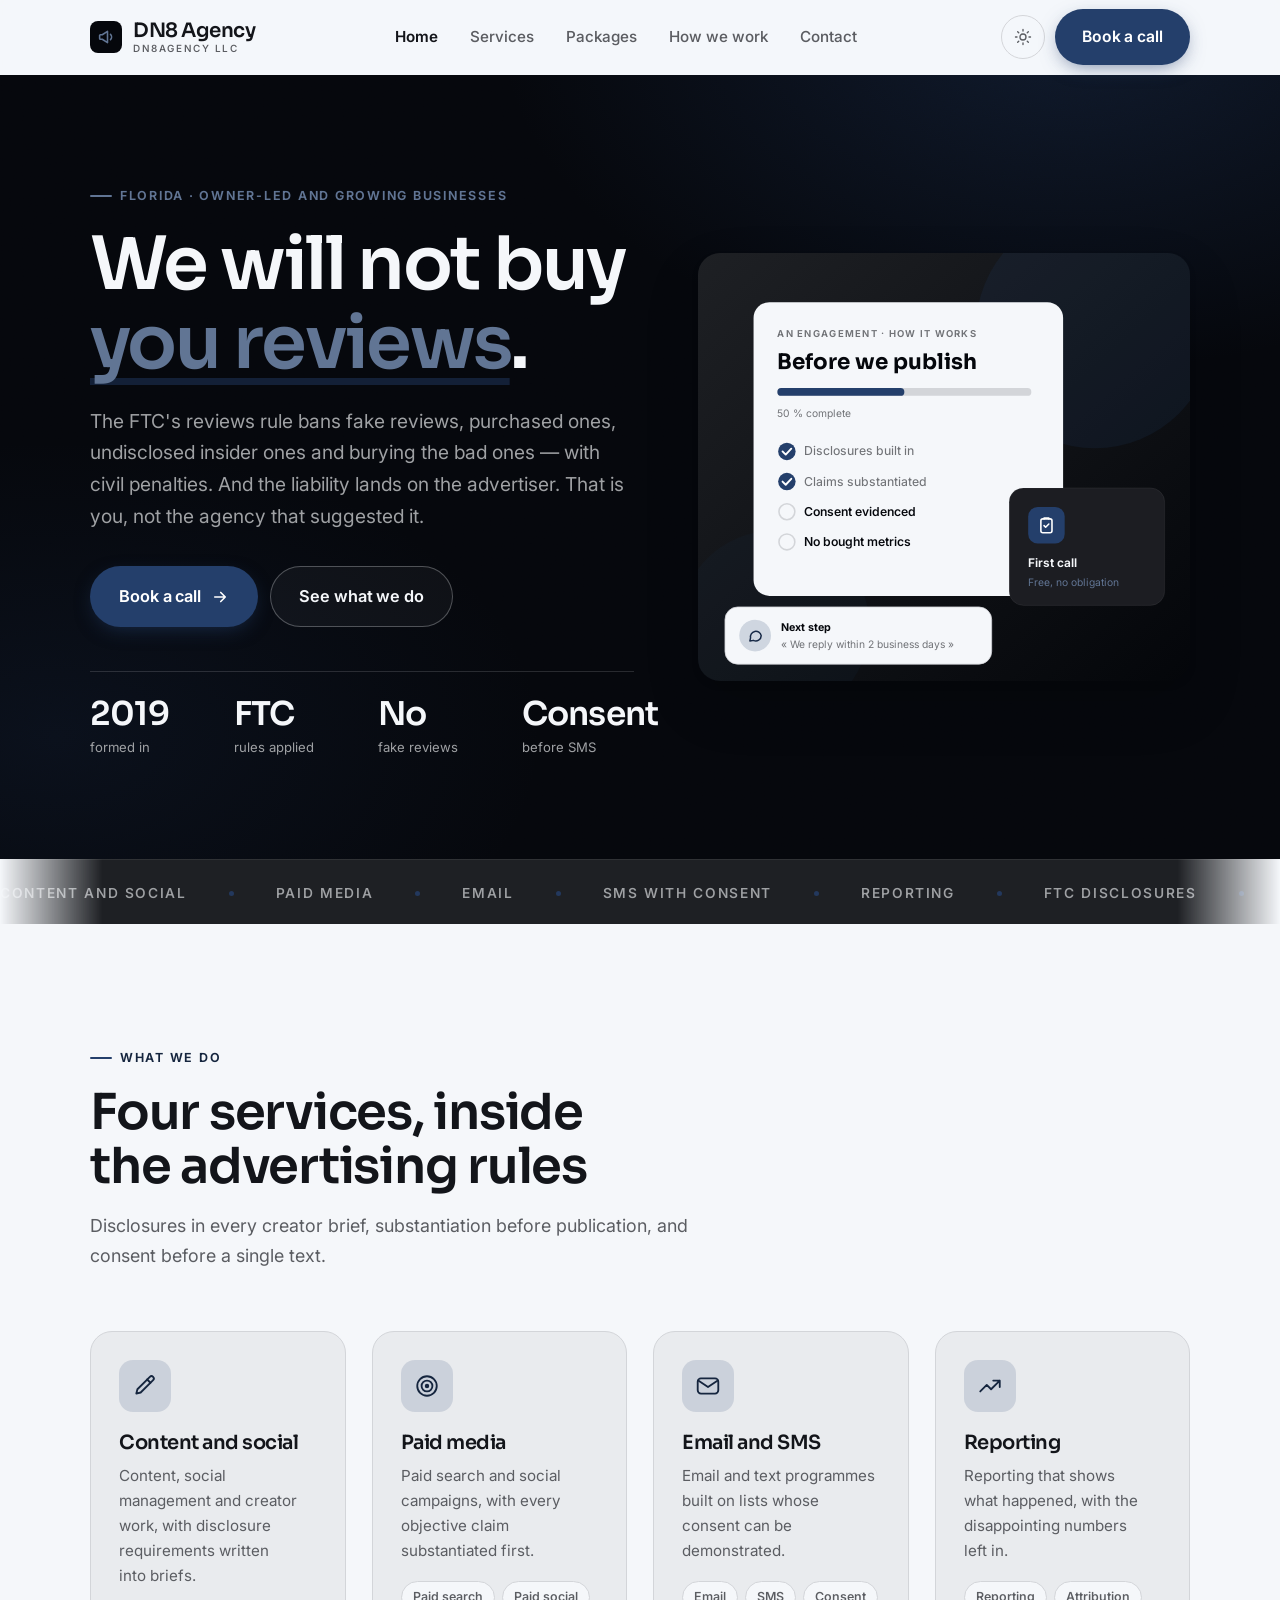
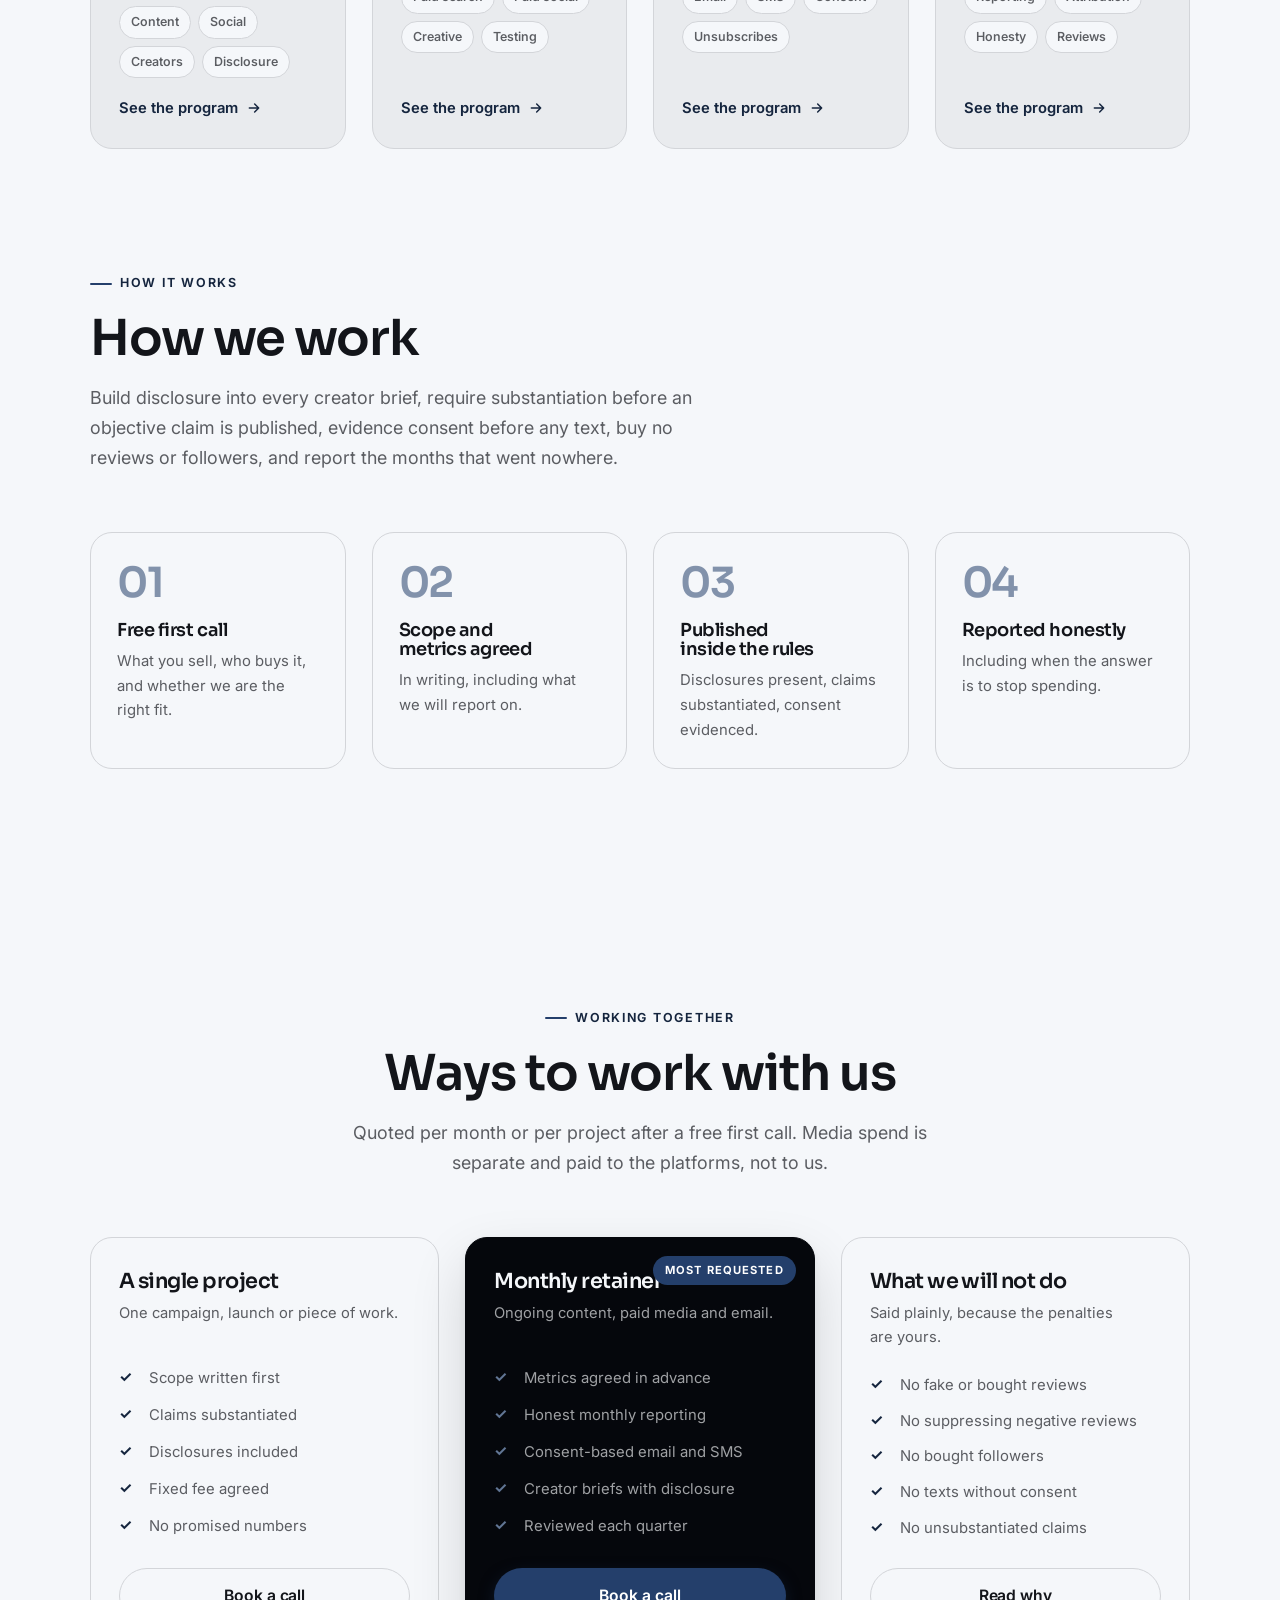
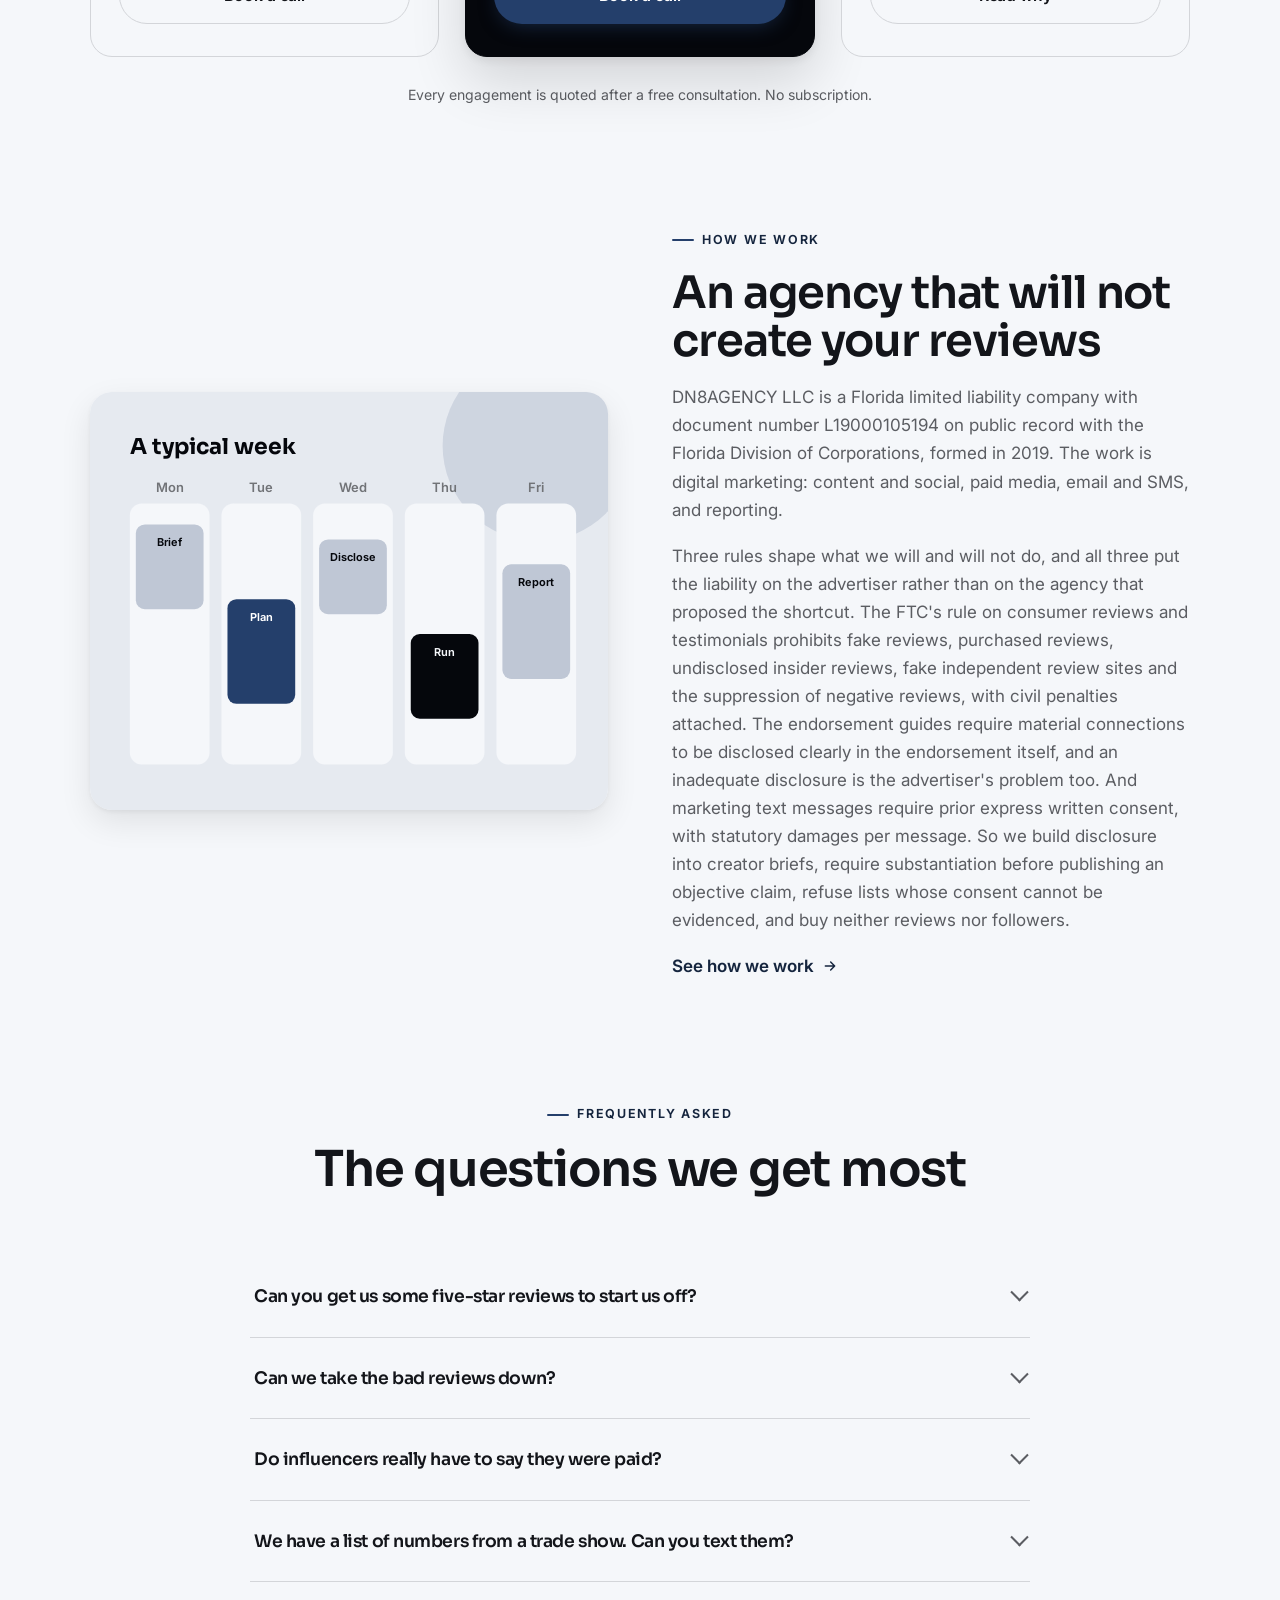
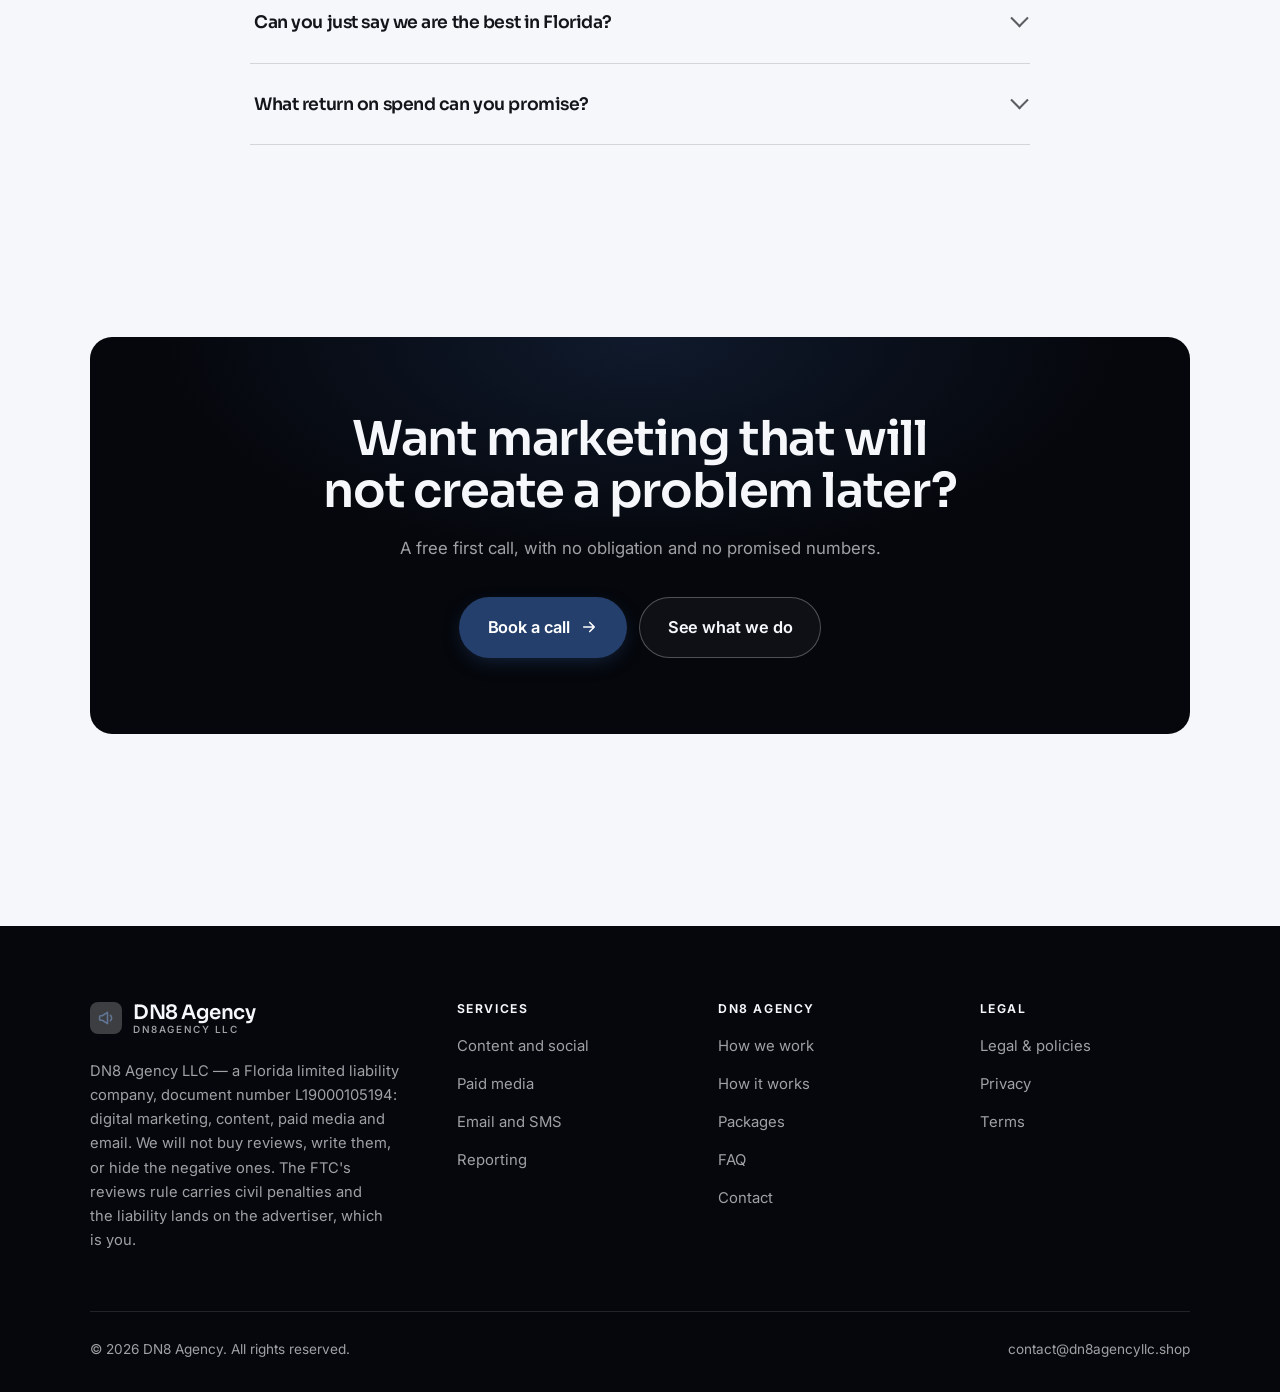
<file: index.html>
<!DOCTYPE html>
<html lang="en" class="no-js">
<head>
<meta charset="utf-8">
<meta name="viewport" content="width=device-width, initial-scale=1">
<title>DN8 Agency LLC — digital marketing agency, Florida</title>
<meta name="description" content="DN8 Agency LLC, a Florida digital marketing agency: content and social, paid media, email and SMS, and reporting - run inside the FTC's advertising rules.">
<link rel="canonical" href="https://dn8agencyllc.shop/">

<meta property="og:type" content="website">
<meta property="og:url" content="https://dn8agencyllc.shop/">
<meta property="og:site_name" content="DN8 Agency">
<meta property="og:locale" content="en_US">
<meta property="og:title" content="DN8 Agency LLC — digital marketing agency, Florida">
<meta property="og:description" content="DN8 Agency LLC, a Florida digital marketing agency: content and social, paid media, email and SMS, and reporting - run inside the FTC's advertising rules.">
<meta name="theme-color" content="#05070c">

<link rel="icon" href="assets/img/favicon.svg" type="image/svg+xml">
<link rel="preconnect" href="https://fonts.googleapis.com">
<link rel="preconnect" href="https://fonts.gstatic.com" crossorigin>
<link rel="stylesheet" href="https://fonts.googleapis.com/css2?family=Sora:wght@400;500;600;700&family=Inter:wght@400..700&display=swap">
<link rel="stylesheet" href="assets/css/style.css">

<!-- Thème appliqué avant le premier rendu (évite le flash) -->
<script>
document.documentElement.classList.remove('no-js');
(function(){try{var t=localStorage.getItem('site-theme');if(t){document.documentElement.setAttribute('data-theme',t);}}catch(e){}})();
</script>
<script type="application/ld+json">
{
  "@context": "https://schema.org",
  "@type": "Organization",
  "name": "DN8 Agency",
  "url": "https://dn8agencyllc.shop/",
  "email": "contact@dn8agencyllc.shop",
  "description": "DN8 Agency LLC, a Florida digital marketing agency: content and social, paid media, email and SMS, and reporting - run inside the FTC's advertising rules.",
  "areaServed": "US",
  "knowsLanguage": "en"
}
</script>
</head>

<body>
<a class="skip-link" href="#main">Skip to main content</a>

<header class="site-header">
  <nav class="wrap nav" aria-label="Main navigation">
    <a class="brand" href="index.html">
      <svg class="brand__mark" viewBox="0 0 64 64" aria-hidden="true">
        <rect class="bm-bg" width="64" height="64" rx="16"/>
        <g class="bm-ic" transform="translate(14 14) scale(1.5)" fill="none" stroke-width="2.1" stroke-linecap="round" stroke-linejoin="round"><path d="M3.5 10v4a1 1 0 0 0 1 1H7l7 4.5v-15L7 9H4.5a1 1 0 0 0-1 1zM18 8.5a5 5 0 0 1 0 7"/></g>
      </svg>
      <span>DN8 Agency<span class="brand__sub">DN8AGENCY LLC</span></span>
    </a>

    <ul class="nav__links" id="nav-links">
      <li><a href="index.html" aria-current="page">Home</a></li>
      <li><a href="programs.html">Services</a></li>
      <li><a href="index.html#pricing">Packages</a></li>
      <li><a href="about.html">How we work</a></li>
      <li><a href="contact.html">Contact</a></li>
      <li><a class="btn btn--primary" href="contact.html">Book a call</a></li>
    </ul>

    <div class="nav__cta">
      <button class="theme-toggle" type="button" aria-label="Switch to dark theme">
        <svg class="icon-sun" viewBox="0 0 24 24" fill="none" stroke="currentColor" stroke-width="1.8" stroke-linecap="round" aria-hidden="true"><circle cx="12" cy="12" r="4"/><path d="M12 2v2m0 16v2M2 12h2m16 0h2M4.9 4.9l1.4 1.4m11.4 11.4 1.4 1.4M19.1 4.9l-1.4 1.4M6.3 17.7l-1.4 1.4"/></svg>
        <svg class="icon-moon" viewBox="0 0 24 24" fill="none" stroke="currentColor" stroke-width="1.8" stroke-linecap="round" stroke-linejoin="round" aria-hidden="true"><path d="M21 12.8A9 9 0 1 1 11.2 3a7 7 0 0 0 9.8 9.8z"/></svg>
      </button>
      <a class="btn btn--primary" href="contact.html">Book a call</a>
      <button class="nav__toggle" type="button" aria-expanded="false" aria-controls="nav-links" aria-label="Open menu">
        <svg class="icon-open" viewBox="0 0 24 24" fill="none" stroke="currentColor" stroke-width="2" stroke-linecap="round" aria-hidden="true"><path d="M3 6h18M3 12h18M3 18h18"/></svg>
        <svg class="icon-close" viewBox="0 0 24 24" fill="none" stroke="currentColor" stroke-width="2" stroke-linecap="round" aria-hidden="true"><path d="M6 6l12 12M18 6L6 18"/></svg>
      </button>
    </div>
  </nav>
</header>

<main id="main">

<section class="hero">
  <div class="wrap hero__inner">
    <div>
      <span class="eyebrow hero__eyebrow">Florida · Owner-led and growing businesses</span>
      <h1>We will not buy<br> <em>you reviews</em>.</h1>
      <p class="hero__lede">The FTC's reviews rule bans fake reviews, purchased ones, undisclosed insider ones and burying the bad ones — with civil penalties. And the liability lands on the advertiser. That is you, not the agency that suggested it.</p>

      <div class="hero__actions">
        <a class="btn btn--primary btn--lg" href="contact.html">Book a call <svg viewBox="0 0 24 24" fill="none" stroke="currentColor" stroke-width="2.2" stroke-linecap="round" stroke-linejoin="round" aria-hidden="true"><path d="M5 12h14M13 6l6 6-6 6"/></svg></a>
        <a class="btn btn--on-dark btn--lg" href="programs.html">See what we do</a>
      </div>

      <ul class="hero__proof">
        <li><span class="stat__num">2019</span><span class="stat__label">formed in</span></li>
        <li><span class="stat__num">FTC</span><span class="stat__label">rules applied</span></li>
        <li><span class="stat__num">No</span><span class="stat__label">fake reviews</span></li>
        <li><span class="stat__num">Consent</span><span class="stat__label">before SMS</span></li>
      </ul>
    </div>

    <div class="hero__art">
      <svg viewBox="0 0 620 540" role="img" aria-label="How an engagement with DN8 Agency works, from disclosure requirements to substantiated claims.">
        <defs>
          <linearGradient id="hbg" x1="0" y1="0" x2="1" y2="1">
            <stop offset="0" stop-color="#1e2024"/><stop offset="1" stop-color="#04060a"/>
          </linearGradient>
        </defs>
        <rect width="620" height="540" rx="22" fill="url(#hbg)"/>
        <circle cx="500" cy="96" r="150" fill="#243f6b" opacity=".16"/>
        <circle cx="96" cy="470" r="120" fill="#243f6b" opacity=".08"/>

        <g style="font-family: var(--font-body)">
          <!-- Carte programme -->
          <rect x="70" y="62" width="390" height="370" rx="20" fill="#f5f7fa"/>
          <text x="100" y="106" font-size="12" font-weight="650" letter-spacing="1.6" fill="#717377">AN ENGAGEMENT · HOW IT WORKS</text>
          <text x="100" y="146" font-size="27" font-weight="700" fill="#05070c" style="font-family: var(--font-display)">Before we publish</text>
          <rect x="100" y="170" width="320" height="10" rx="5" fill="#d3d5d9"/>
          <rect x="100" y="170" width="160" height="10" rx="5" fill="#243f6b"/>
          <text x="100" y="206" font-size="13" fill="#717377">50 % complete</text>
          <circle cx="112" cy="250" r="11" fill="#243f6b"/><path d="M106.5 250l4 4 7-7.5" fill="none" stroke="#ffffff" stroke-width="2.4" stroke-linecap="round" stroke-linejoin="round"/><text x="134" y="255" font-size="15.5" fill="#717377" font-weight="450">Disclosures built in</text>
          <circle cx="112" cy="288" r="11" fill="#243f6b"/><path d="M106.5 288l4 4 7-7.5" fill="none" stroke="#ffffff" stroke-width="2.4" stroke-linecap="round" stroke-linejoin="round"/><text x="134" y="293" font-size="15.5" fill="#717377" font-weight="450">Claims substantiated</text>
          <circle cx="112" cy="326" r="10" fill="none" stroke="#d3d5d9" stroke-width="2"/><text x="134" y="331" font-size="15.5" fill="#05070c" font-weight="560">Consent evidenced</text>
          <circle cx="112" cy="364" r="10" fill="none" stroke="#d3d5d9" stroke-width="2"/><text x="134" y="369" font-size="15.5" fill="#05070c" font-weight="560">No bought metrics</text>

          <!-- Carte séance -->
          <rect x="392" y="296" width="196" height="148" rx="18" fill="#1c1d22" stroke="#ffffff" stroke-opacity=".08"/>
          <rect x="416" y="320" width="46" height="46" rx="12" fill="#243f6b"/>
          <g transform="translate(427 331)" fill="none" stroke="#ffffff" color="#ffffff" stroke-width="2" stroke-linecap="round" stroke-linejoin="round"><rect x="5" y="4" width="14" height="17.5" rx="2.5"/><path d="M9 4V3h6v1M9 12.5l2 2 4-4"/></g>
          <text x="416" y="396" font-size="15" font-weight="650" fill="#f5f7fa">First call</text>
          <text x="416" y="420" font-size="13" fill="#617594">Free, no obligation</text>

          <!-- Retour du coach -->
          <rect x="34" y="446" width="336" height="72" rx="16" fill="#f5f7fa" stroke="#d3d5d9"/>
          <circle cx="72" cy="482" r="20" fill="#cfd6e0"/>
          <g transform="translate(62 472) scale(.84)" fill="none" stroke="#172946" stroke-width="2.2" stroke-linecap="round" stroke-linejoin="round"><path d="M21 12a8 8 0 0 1-11.6 7.1L4 20l1-4.6A8 8 0 1 1 21 12z"/></g>
          <text x="104" y="476" font-size="13.5" font-weight="700" fill="#05070c">Next step</text>
          <text x="104" y="498" font-size="13" fill="#717377">« We reply within 2 business days »</text>
        </g>
      </svg>
    </div>
  </div>
</section>

<div class="marquee" aria-hidden="true">
  <div class="marquee__track"><span>Content and social</span><span>Paid media</span><span>Email</span><span>SMS with consent</span><span>Reporting</span><span>FTC disclosures</span><span>Claim substantiation</span><span>No bought reviews</span><span>No bought followers</span><span>No guaranteed results</span><span>Content and social</span><span>Paid media</span><span>Email</span><span>SMS with consent</span><span>Reporting</span><span>FTC disclosures</span><span>Claim substantiation</span><span>No bought reviews</span><span>No bought followers</span><span>No guaranteed results</span></div>
</div>

<section class="section wrap" id="programs">
  <div class="section-head reveal">
    <span class="eyebrow">What we do</span>
    <h2>Four services, inside the advertising rules</h2>
    <p>Disclosures in every creator brief, substantiation before publication, and consent before a single text.</p>
  </div>
  <div class="grid grid--4 reveal-group">
    <a class="card" href="programs.html#content">
      <div class="card__icon"><svg viewBox="0 0 24 24" fill="none" stroke="currentColor" stroke-width="1.7" stroke-linecap="round" stroke-linejoin="round" aria-hidden="true"><path d="M16.5 3.5a2.1 2.1 0 0 1 3 3L8 18l-4 1 1-4z"/><path d="M14 6l3 3"/></svg></div>
      <h3>Content and social</h3>
      <p>Content, social management and creator work, with disclosure requirements written into briefs.</p>
      <ul class="tags"><li>Content</li><li>Social</li><li>Creators</li><li>Disclosure</li></ul>
      <span class="arrow-link">See the program <svg viewBox="0 0 24 24" fill="none" stroke="currentColor" stroke-width="2.2" stroke-linecap="round" stroke-linejoin="round" aria-hidden="true"><path d="M5 12h14M13 6l6 6-6 6"/></svg></span>
    </a>
    <a class="card" href="programs.html#paid">
      <div class="card__icon"><svg viewBox="0 0 24 24" fill="none" stroke="currentColor" stroke-width="1.7" stroke-linecap="round" stroke-linejoin="round" aria-hidden="true"><circle cx="12" cy="12" r="9"/><circle cx="12" cy="12" r="5"/><circle cx="12" cy="12" r="1.2" fill="currentColor"/></svg></div>
      <h3>Paid media</h3>
      <p>Paid search and social campaigns, with every objective claim substantiated first.</p>
      <ul class="tags"><li>Paid search</li><li>Paid social</li><li>Creative</li><li>Testing</li></ul>
      <span class="arrow-link">See the program <svg viewBox="0 0 24 24" fill="none" stroke="currentColor" stroke-width="2.2" stroke-linecap="round" stroke-linejoin="round" aria-hidden="true"><path d="M5 12h14M13 6l6 6-6 6"/></svg></span>
    </a>
    <a class="card" href="programs.html#email">
      <div class="card__icon"><svg viewBox="0 0 24 24" fill="none" stroke="currentColor" stroke-width="1.7" stroke-linecap="round" stroke-linejoin="round" aria-hidden="true"><rect x="2.5" y="5" width="19" height="14" rx="3"/><path d="M3 7l9 6 9-6"/></svg></div>
      <h3>Email and SMS</h3>
      <p>Email and text programmes built on lists whose consent can be demonstrated.</p>
      <ul class="tags"><li>Email</li><li>SMS</li><li>Consent</li><li>Unsubscribes</li></ul>
      <span class="arrow-link">See the program <svg viewBox="0 0 24 24" fill="none" stroke="currentColor" stroke-width="2.2" stroke-linecap="round" stroke-linejoin="round" aria-hidden="true"><path d="M5 12h14M13 6l6 6-6 6"/></svg></span>
    </a>
    <a class="card" href="programs.html#reporting">
      <div class="card__icon"><svg viewBox="0 0 24 24" fill="none" stroke="currentColor" stroke-width="1.7" stroke-linecap="round" stroke-linejoin="round" aria-hidden="true"><path d="M3 17l6-6 4 4 8-8M15 7h6v6"/></svg></div>
      <h3>Reporting</h3>
      <p>Reporting that shows what happened, with the disappointing numbers left in.</p>
      <ul class="tags"><li>Reporting</li><li>Attribution</li><li>Honesty</li><li>Reviews</li></ul>
      <span class="arrow-link">See the program <svg viewBox="0 0 24 24" fill="none" stroke="currentColor" stroke-width="2.2" stroke-linecap="round" stroke-linejoin="round" aria-hidden="true"><path d="M5 12h14M13 6l6 6-6 6"/></svg></span>
    </a>
  </div>
</section>

<section class="section section--flush wrap" id="how-it-works">
  <div class="section-head reveal">
    <span class="eyebrow">How it works</span>
    <h2>How we work</h2>
    <p>Build disclosure into every creator brief, require substantiation before an objective claim is published, evidence consent before any text, buy no reviews or followers, and report the months that went nowhere.</p>
  </div>
  <div class="grid grid--4 steps reveal-group">
    <article class="step">
      <h3>Free first call</h3>
      <p>What you sell, who buys it, and whether we are the right fit.</p>
    </article>
    <article class="step">
      <h3>Scope and metrics agreed</h3>
      <p>In writing, including what we will report on.</p>
    </article>
    <article class="step">
      <h3>Published inside the rules</h3>
      <p>Disclosures present, claims substantiated, consent evidenced.</p>
    </article>
    <article class="step">
      <h3>Reported honestly</h3>
      <p>Including when the answer is to stop spending.</p>
    </article>
  </div>
</section>

<section class="section wrap" id="pricing">
  <div class="section-head section-head--center reveal">
    <span class="eyebrow">Working together</span>
    <h2>Ways to work with us</h2>
    <p>Quoted per month or per project after a free first call. Media spend is separate and paid to the platforms, not to us.</p>
  </div>
  <div class="grid grid--3 plans reveal-group">
    <article class="plan">
      
      <h3>A single project</h3>
      <p class="plan__desc">One campaign, launch or piece of work.</p>
      
      <ul class="plan__features">
        <li>Scope written first</li>
        <li>Claims substantiated</li>
        <li>Disclosures included</li>
        <li>Fixed fee agreed</li>
        <li>No promised numbers</li>
      </ul>
      <a class="btn btn--ghost btn--block" href="contact.html">Book a call</a>
    </article>
    <article class="plan plan--featured">
      <span class="plan__tag">Most requested</span>
      <h3>Monthly retainer</h3>
      <p class="plan__desc">Ongoing content, paid media and email.</p>
      
      <ul class="plan__features">
        <li>Metrics agreed in advance</li>
        <li>Honest monthly reporting</li>
        <li>Consent-based email and SMS</li>
        <li>Creator briefs with disclosure</li>
        <li>Reviewed each quarter</li>
      </ul>
      <a class="btn btn--primary btn--block" href="contact.html">Book a call</a>
    </article>
    <article class="plan">
      
      <h3>What we will not do</h3>
      <p class="plan__desc">Said plainly, because the penalties are yours.</p>
      
      <ul class="plan__features">
        <li>No fake or bought reviews</li>
        <li>No suppressing negative reviews</li>
        <li>No bought followers</li>
        <li>No texts without consent</li>
        <li>No unsubstantiated claims</li>
      </ul>
      <a class="btn btn--ghost btn--block" href="contact.html">Read why</a>
    </article>
  </div>
  <p class="plans-note">Every engagement is quoted after a free consultation. No subscription.</p>
</section>

<section class="section section--flush wrap">
  <div class="split reveal">
    <div class="split__art">
      <svg viewBox="0 0 520 420" role="img" aria-label="Example of a typical week: Brief, Plan, Disclose, Run, Report.">
        <rect width="520" height="420" rx="20" fill="#e6eaf0"/>
        <circle cx="450" cy="54" r="96" fill="#243f6b" opacity=".12"/>
        <g style="font-family: var(--font-body)">
        <text x="40" y="62" font-size="22" font-weight="700" fill="#05070c" style="font-family: var(--font-display)">A typical week</text>
        <text x="80" y="100" text-anchor="middle" font-size="13" font-weight="600" fill="#717377">Mon</text>
        <rect x="40" y="112" width="80" height="262" rx="12" fill="#f5f7fa"/>
        <rect x="46" y="133" width="68" height="85" rx="9" fill="#bfc7d5"/>
        <text x="80" y="155" text-anchor="middle" font-size="11" font-weight="650" fill="#05070c">Brief</text>
        <text x="172" y="100" text-anchor="middle" font-size="13" font-weight="600" fill="#717377">Tue</text>
        <rect x="132" y="112" width="80" height="262" rx="12" fill="#f5f7fa"/>
        <rect x="138" y="208" width="68" height="105" rx="9" fill="#243f6b"/>
        <text x="172" y="230" text-anchor="middle" font-size="11" font-weight="650" fill="#ffffff">Plan</text>
        <text x="264" y="100" text-anchor="middle" font-size="13" font-weight="600" fill="#717377">Wed</text>
        <rect x="224" y="112" width="80" height="262" rx="12" fill="#f5f7fa"/>
        <rect x="230" y="148" width="68" height="75" rx="9" fill="#bfc7d5"/>
        <text x="264" y="170" text-anchor="middle" font-size="11" font-weight="650" fill="#05070c">Disclose</text>
        <text x="356" y="100" text-anchor="middle" font-size="13" font-weight="600" fill="#717377">Thu</text>
        <rect x="316" y="112" width="80" height="262" rx="12" fill="#f5f7fa"/>
        <rect x="322" y="243" width="68" height="85" rx="9" fill="#05070c"/>
        <text x="356" y="265" text-anchor="middle" font-size="11" font-weight="650" fill="#f5f7fa">Run</text>
        <text x="448" y="100" text-anchor="middle" font-size="13" font-weight="600" fill="#717377">Fri</text>
        <rect x="408" y="112" width="80" height="262" rx="12" fill="#f5f7fa"/>
        <rect x="414" y="173" width="68" height="115" rx="9" fill="#bfc7d5"/>
        <text x="448" y="195" text-anchor="middle" font-size="11" font-weight="650" fill="#05070c">Report</text>
        </g>
      </svg>
    </div>
    <div>
      <span class="eyebrow">How we work</span>
      <h2>An agency that will not create your reviews</h2>
      <p>DN8AGENCY LLC is a Florida limited liability company with document number L19000105194 on public record with the Florida Division of Corporations, formed in 2019. The work is digital marketing: content and social, paid media, email and SMS, and reporting.</p>
      <p>Three rules shape what we will and will not do, and all three put the liability on the advertiser rather than on the agency that proposed the shortcut. The FTC's rule on consumer reviews and testimonials prohibits fake reviews, purchased reviews, undisclosed insider reviews, fake independent review sites and the suppression of negative reviews, with civil penalties attached. The endorsement guides require material connections to be disclosed clearly in the endorsement itself, and an inadequate disclosure is the advertiser's problem too. And marketing text messages require prior express written consent, with statutory damages per message. So we build disclosure into creator briefs, require substantiation before publishing an objective claim, refuse lists whose consent cannot be evidenced, and buy neither reviews nor followers.</p>
      <p><a class="arrow-link" href="about.html">See how we work <svg viewBox="0 0 24 24" fill="none" stroke="currentColor" stroke-width="2.2" stroke-linecap="round" stroke-linejoin="round" aria-hidden="true"><path d="M5 12h14M13 6l6 6-6 6"/></svg></a></p>
    </div>
  </div>
</section>

<section class="section section--flush wrap" id="faq">
  <div class="section-head section-head--center reveal">
    <span class="eyebrow">Frequently asked</span>
    <h2>The questions we get most</h2>
  </div>
  <div class="faq reveal">
    <details>
      <summary>Can you get us some five-star reviews to start us off?</summary>
      <p>No. The FTC's reviews rule prohibits creating or buying reviews, undisclosed reviews from insiders, and suppressing negative ones, and it carries civil penalties. The reason to care beyond the ethics is that the liability attaches to the advertiser — you — rather than to the agency that arranged it. What we can do is build a process that asks real customers at the right moment.</p>
    </details>
    <details>
      <summary>Can we take the bad reviews down?</summary>
      <p>Not selectively, and that is the part people miss. Withholding or suppressing negative reviews so the overall picture misleads is specifically covered by the rule. Responding to them properly is permitted and usually works better anyway: a considered reply to a complaint reassures a reader more than an unblemished page, which most people now distrust.</p>
    </details>
    <details>
      <summary>Do influencers really have to say they were paid?</summary>
      <p>Yes, clearly and conspicuously, in the endorsement itself — and that applies to free product, discounts, affiliate commission and family relationships, not just cash. Burying it in a bio or behind a More tag does not do it. Liability reaches the advertiser as well as the creator, which is why the requirement goes into every brief and contract we write.</p>
    </details>
    <details>
      <summary>We have a list of numbers from a trade show. Can you text them?</summary>
      <p>Not without prior express written consent for marketing texts, evidenced. Statutory damages under the TCPA are assessed per message and this is heavily litigated, so a list of a few thousand numbers without proper consent is a serious exposure rather than an opportunity. Email may be an option depending on how the list was collected.</p>
    </details>
    <details>
      <summary>Can you just say we are the best in Florida?</summary>
      <p>A subjective flourish is one thing; an objective claim needs substantiation before it runs. If best means a measurable comparison, we need the basis. If we cannot substantiate it we will not publish it, even when a competitor is making the same claim with nothing behind it. Their exposure is not a defence for yours.</p>
    </details>
    <details>
      <summary>What return on spend can you promise?</summary>
      <p>None, and treat any agency that promises one with suspicion. We answer for the work, the targeting, the creative and honest reporting. Reach, conversion and return depend on your offer, your market, your own operations and platform decisions none of us control. We will tell you when a channel is not working rather than reframing a flat month.</p>
    </details>
  </div>
</section>

<section class="wrap section--tight">
  <div class="cta-band reveal">
    <h2>Want marketing that will not create a problem later?</h2>
    <p>A free first call, with no obligation and no promised numbers.</p>
    <div class="hero__actions">
      <a class="btn btn--primary btn--lg" href="contact.html">Book a call <svg viewBox="0 0 24 24" fill="none" stroke="currentColor" stroke-width="2.2" stroke-linecap="round" stroke-linejoin="round" aria-hidden="true"><path d="M5 12h14M13 6l6 6-6 6"/></svg></a>
      <a class="btn btn--on-dark btn--lg" href="programs.html">See what we do</a>
    </div>
  </div>
</section>

</main>

<footer class="site-footer">
  <div class="wrap">
    <div class="footer__grid">
      <div class="footer__brand">
        <a class="brand" href="index.html">
          <svg class="brand__mark" viewBox="0 0 64 64" aria-hidden="true">
        <rect class="bm-bg" width="64" height="64" rx="16"/>
        <g class="bm-ic" transform="translate(14 14) scale(1.5)" fill="none" stroke-width="2.1" stroke-linecap="round" stroke-linejoin="round"><path d="M3.5 10v4a1 1 0 0 0 1 1H7l7 4.5v-15L7 9H4.5a1 1 0 0 0-1 1zM18 8.5a5 5 0 0 1 0 7"/></g>
      </svg>
          <span>DN8 Agency<span class="brand__sub">DN8AGENCY LLC</span></span>
        </a>
        <p>DN8 Agency LLC — a Florida limited liability company, document number L19000105194: digital marketing, content, paid media and email. We will not buy reviews, write them, or hide the negative ones. The FTC's reviews rule carries civil penalties and the liability lands on the advertiser, which is you.</p>
      </div>

      <div class="footer__col">
        <h4>Services</h4>
        <ul>
          <li><a href="programs.html#content">Content and social</a></li>
          <li><a href="programs.html#paid">Paid media</a></li>
          <li><a href="programs.html#email">Email and SMS</a></li>
          <li><a href="programs.html#reporting">Reporting</a></li>
        </ul>
      </div>

      <div class="footer__col">
        <h4>DN8 Agency</h4>
        <ul>
          <li><a href="about.html">How we work</a></li>
          <li><a href="index.html#how-it-works">How it works</a></li>
          <li><a href="index.html#pricing">Packages</a></li>
          <li><a href="index.html#faq">FAQ</a></li>
          <li><a href="contact.html">Contact</a></li>
        </ul>
      </div>

      <div class="footer__col">
        <h4>Legal</h4>
        <ul>
          <li><a href="legal.html">Legal &amp; policies</a></li>
          <li><a href="legal.html#privacy">Privacy</a></li>
          <li><a href="legal.html#terms">Terms</a></li>
        </ul>
      </div>
    </div>

    <div class="footer__bottom">
      <p>© <span data-year>2026</span> DN8 Agency. All rights reserved.</p>
      <p><a href="mailto:contact@dn8agencyllc.shop">contact@dn8agencyllc.shop</a></p>
    </div>
  </div>
</footer>

<script src="assets/js/main.js" defer></script>
</body>
</html>
</file>
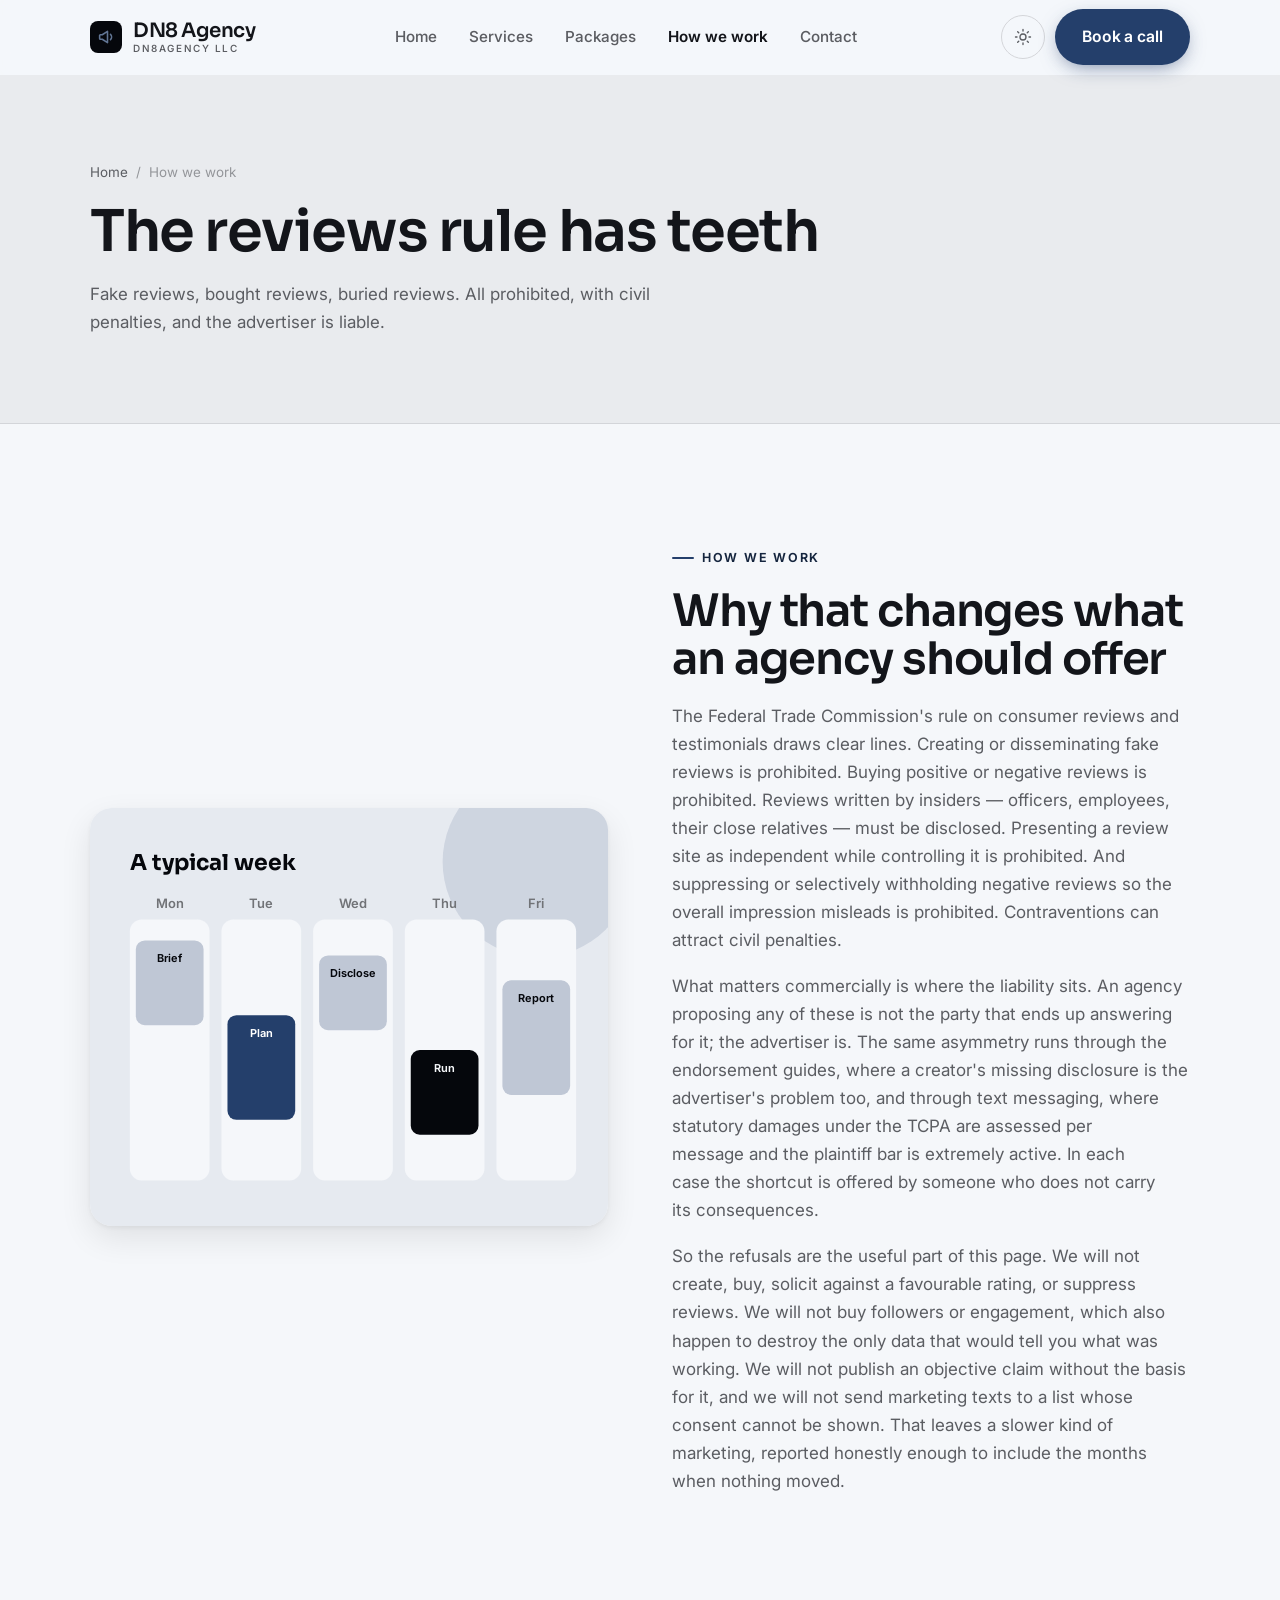
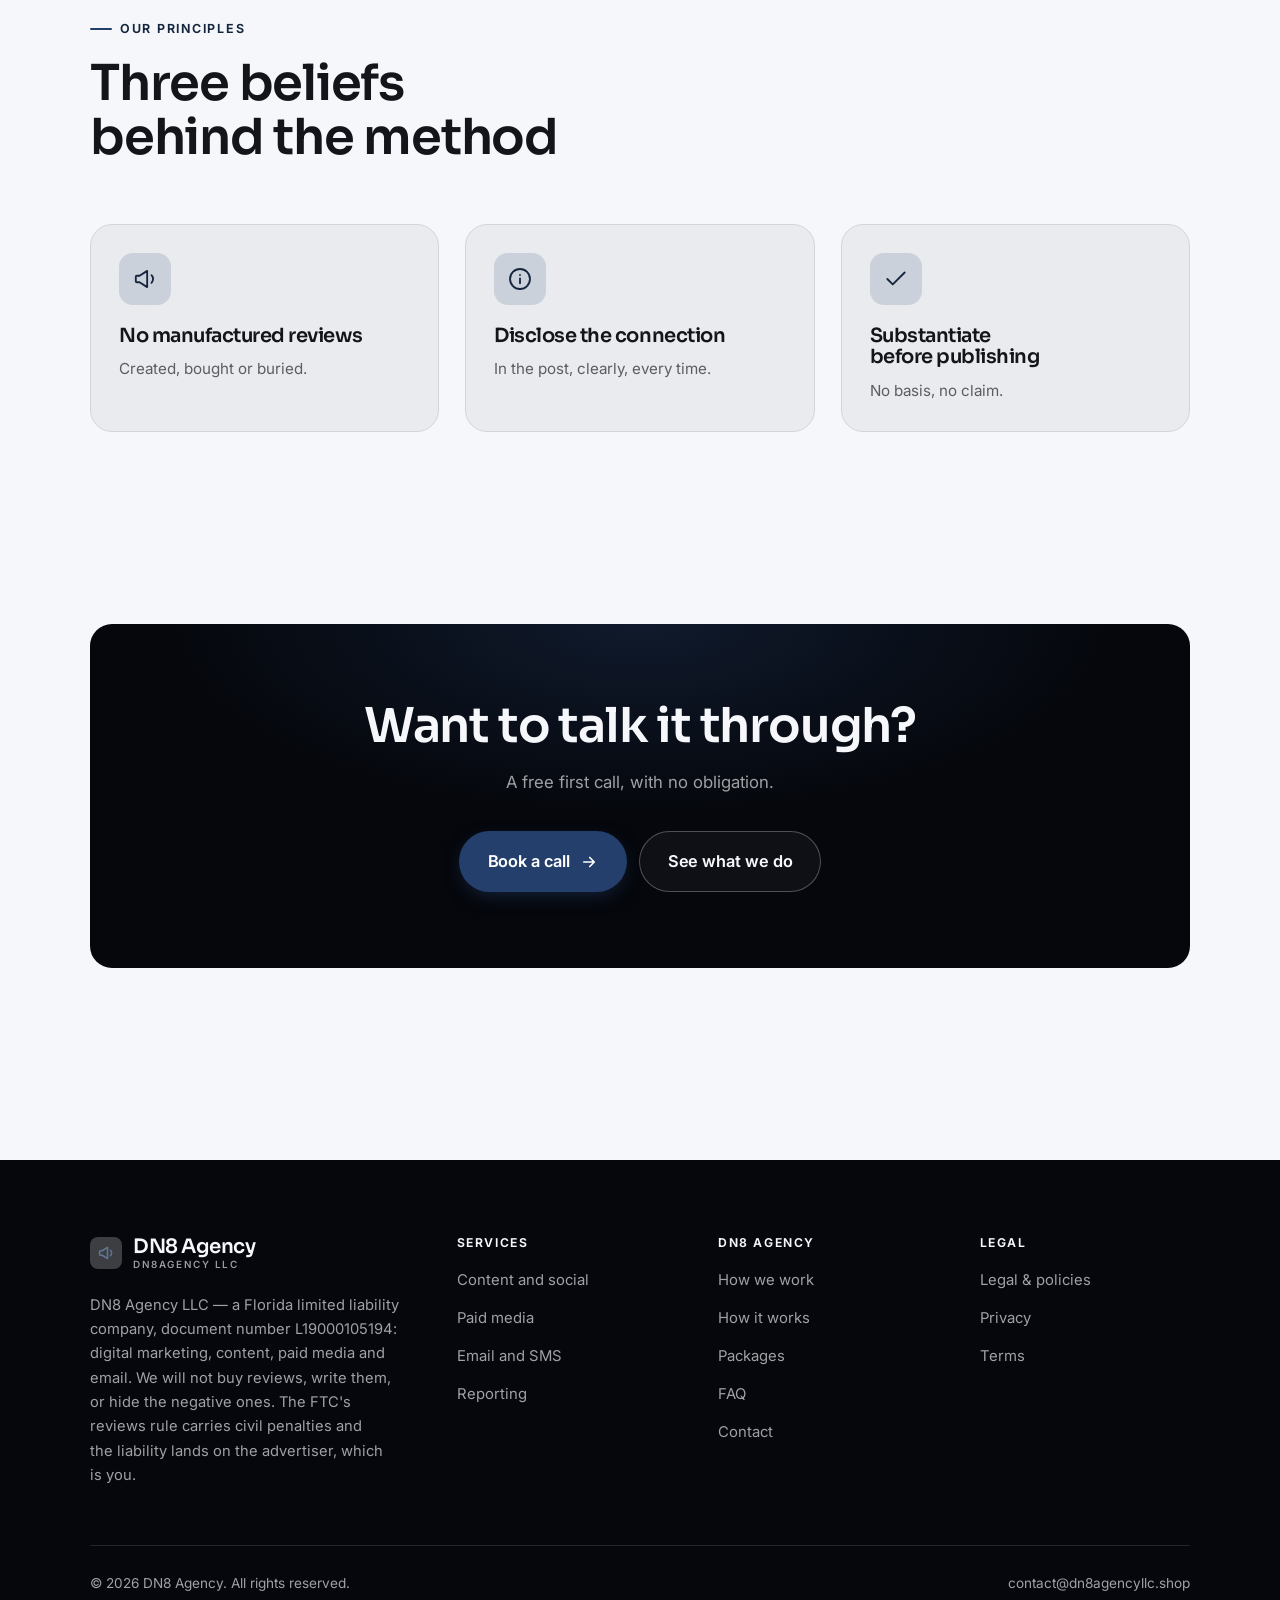
<file: about.html>
<!DOCTYPE html>
<html lang="en" class="no-js">
<head>
<meta charset="utf-8">
<meta name="viewport" content="width=device-width, initial-scale=1">
<title>How we work — DN8 Agency</title>
<meta name="description" content="About DN8AGENCY LLC, a Florida digital marketing agency, document number L19000105194.">
<link rel="canonical" href="https://dn8agencyllc.shop/about.html">

<meta property="og:type" content="website">
<meta property="og:url" content="https://dn8agencyllc.shop/about.html">
<meta property="og:site_name" content="DN8 Agency">
<meta property="og:locale" content="en_US">
<meta property="og:title" content="How we work — DN8 Agency">
<meta property="og:description" content="About DN8AGENCY LLC, a Florida digital marketing agency, document number L19000105194.">
<meta name="theme-color" content="#05070c">

<link rel="icon" href="assets/img/favicon.svg" type="image/svg+xml">
<link rel="preconnect" href="https://fonts.googleapis.com">
<link rel="preconnect" href="https://fonts.gstatic.com" crossorigin>
<link rel="stylesheet" href="https://fonts.googleapis.com/css2?family=Sora:wght@400;500;600;700&family=Inter:wght@400..700&display=swap">
<link rel="stylesheet" href="assets/css/style.css">

<!-- Thème appliqué avant le premier rendu (évite le flash) -->
<script>
document.documentElement.classList.remove('no-js');
(function(){try{var t=localStorage.getItem('site-theme');if(t){document.documentElement.setAttribute('data-theme',t);}}catch(e){}})();
</script>
</head>

<body>
<a class="skip-link" href="#main">Skip to main content</a>

<header class="site-header">
  <nav class="wrap nav" aria-label="Main navigation">
    <a class="brand" href="index.html">
      <svg class="brand__mark" viewBox="0 0 64 64" aria-hidden="true">
        <rect class="bm-bg" width="64" height="64" rx="16"/>
        <g class="bm-ic" transform="translate(14 14) scale(1.5)" fill="none" stroke-width="2.1" stroke-linecap="round" stroke-linejoin="round"><path d="M3.5 10v4a1 1 0 0 0 1 1H7l7 4.5v-15L7 9H4.5a1 1 0 0 0-1 1zM18 8.5a5 5 0 0 1 0 7"/></g>
      </svg>
      <span>DN8 Agency<span class="brand__sub">DN8AGENCY LLC</span></span>
    </a>

    <ul class="nav__links" id="nav-links">
      <li><a href="index.html">Home</a></li>
      <li><a href="programs.html">Services</a></li>
      <li><a href="index.html#pricing">Packages</a></li>
      <li><a href="about.html" aria-current="page">How we work</a></li>
      <li><a href="contact.html">Contact</a></li>
      <li><a class="btn btn--primary" href="contact.html">Book a call</a></li>
    </ul>

    <div class="nav__cta">
      <button class="theme-toggle" type="button" aria-label="Switch to dark theme">
        <svg class="icon-sun" viewBox="0 0 24 24" fill="none" stroke="currentColor" stroke-width="1.8" stroke-linecap="round" aria-hidden="true"><circle cx="12" cy="12" r="4"/><path d="M12 2v2m0 16v2M2 12h2m16 0h2M4.9 4.9l1.4 1.4m11.4 11.4 1.4 1.4M19.1 4.9l-1.4 1.4M6.3 17.7l-1.4 1.4"/></svg>
        <svg class="icon-moon" viewBox="0 0 24 24" fill="none" stroke="currentColor" stroke-width="1.8" stroke-linecap="round" stroke-linejoin="round" aria-hidden="true"><path d="M21 12.8A9 9 0 1 1 11.2 3a7 7 0 0 0 9.8 9.8z"/></svg>
      </button>
      <a class="btn btn--primary" href="contact.html">Book a call</a>
      <button class="nav__toggle" type="button" aria-expanded="false" aria-controls="nav-links" aria-label="Open menu">
        <svg class="icon-open" viewBox="0 0 24 24" fill="none" stroke="currentColor" stroke-width="2" stroke-linecap="round" aria-hidden="true"><path d="M3 6h18M3 12h18M3 18h18"/></svg>
        <svg class="icon-close" viewBox="0 0 24 24" fill="none" stroke="currentColor" stroke-width="2" stroke-linecap="round" aria-hidden="true"><path d="M6 6l12 12M18 6L6 18"/></svg>
      </button>
    </div>
  </nav>
</header>

<main id="main">

<section class="page-head">
  <div class="wrap">
    <nav class="breadcrumb" aria-label="Breadcrumb">
      <a href="index.html">Home</a><span>/</span><span aria-current="page">How we work</span>
    </nav>
    <h1>The reviews rule has teeth</h1>
    <p>Fake reviews, bought reviews, buried reviews. All prohibited, with civil penalties, and the advertiser is liable.</p>
  </div>
</section>

<section class="section wrap">
  <div class="split reveal">
    <div class="split__art">
      <svg viewBox="0 0 520 420" role="img" aria-label="Example of a typical week: Brief, Plan, Disclose, Run, Report.">
        <rect width="520" height="420" rx="20" fill="#e6eaf0"/>
        <circle cx="450" cy="54" r="96" fill="#243f6b" opacity=".12"/>
        <g style="font-family: var(--font-body)">
        <text x="40" y="62" font-size="22" font-weight="700" fill="#05070c" style="font-family: var(--font-display)">A typical week</text>
        <text x="80" y="100" text-anchor="middle" font-size="13" font-weight="600" fill="#717377">Mon</text>
        <rect x="40" y="112" width="80" height="262" rx="12" fill="#f5f7fa"/>
        <rect x="46" y="133" width="68" height="85" rx="9" fill="#bfc7d5"/>
        <text x="80" y="155" text-anchor="middle" font-size="11" font-weight="650" fill="#05070c">Brief</text>
        <text x="172" y="100" text-anchor="middle" font-size="13" font-weight="600" fill="#717377">Tue</text>
        <rect x="132" y="112" width="80" height="262" rx="12" fill="#f5f7fa"/>
        <rect x="138" y="208" width="68" height="105" rx="9" fill="#243f6b"/>
        <text x="172" y="230" text-anchor="middle" font-size="11" font-weight="650" fill="#ffffff">Plan</text>
        <text x="264" y="100" text-anchor="middle" font-size="13" font-weight="600" fill="#717377">Wed</text>
        <rect x="224" y="112" width="80" height="262" rx="12" fill="#f5f7fa"/>
        <rect x="230" y="148" width="68" height="75" rx="9" fill="#bfc7d5"/>
        <text x="264" y="170" text-anchor="middle" font-size="11" font-weight="650" fill="#05070c">Disclose</text>
        <text x="356" y="100" text-anchor="middle" font-size="13" font-weight="600" fill="#717377">Thu</text>
        <rect x="316" y="112" width="80" height="262" rx="12" fill="#f5f7fa"/>
        <rect x="322" y="243" width="68" height="85" rx="9" fill="#05070c"/>
        <text x="356" y="265" text-anchor="middle" font-size="11" font-weight="650" fill="#f5f7fa">Run</text>
        <text x="448" y="100" text-anchor="middle" font-size="13" font-weight="600" fill="#717377">Fri</text>
        <rect x="408" y="112" width="80" height="262" rx="12" fill="#f5f7fa"/>
        <rect x="414" y="173" width="68" height="115" rx="9" fill="#bfc7d5"/>
        <text x="448" y="195" text-anchor="middle" font-size="11" font-weight="650" fill="#05070c">Report</text>
        </g>
      </svg>
    </div>
    <div>
      <span class="eyebrow">How we work</span>
      <h2>Why that changes what an agency should offer</h2>
      <p>The Federal Trade Commission's rule on consumer reviews and testimonials draws clear lines. Creating or disseminating fake reviews is prohibited. Buying positive or negative reviews is prohibited. Reviews written by insiders — officers, employees, their close relatives — must be disclosed. Presenting a review site as independent while controlling it is prohibited. And suppressing or selectively withholding negative reviews so the overall impression misleads is prohibited. Contraventions can attract civil penalties.</p>
      <p>What matters commercially is where the liability sits. An agency proposing any of these is not the party that ends up answering for it; the advertiser is. The same asymmetry runs through the endorsement guides, where a creator's missing disclosure is the advertiser's problem too, and through text messaging, where statutory damages under the TCPA are assessed per message and the plaintiff bar is extremely active. In each case the shortcut is offered by someone who does not carry its consequences.</p>
      <p>So the refusals are the useful part of this page. We will not create, buy, solicit against a favourable rating, or suppress reviews. We will not buy followers or engagement, which also happen to destroy the only data that would tell you what was working. We will not publish an objective claim without the basis for it, and we will not send marketing texts to a list whose consent cannot be shown. That leaves a slower kind of marketing, reported honestly enough to include the months when nothing moved.</p>
      <!--
        TO DO: add a short introduction of the coach (name, real background),
        with a photo if possible. Do not invent credentials — see README.md.
      -->
    </div>
  </div>
</section>

<section class="section section--flush wrap">
  <div class="section-head reveal">
    <span class="eyebrow">Our principles</span>
    <h2>Three beliefs behind the method</h2>
  </div>
  <div class="grid grid--3 reveal-group">
    <article class="card">
      <div class="card__icon"><svg viewBox="0 0 24 24" fill="none" stroke="currentColor" stroke-width="1.7" stroke-linecap="round" stroke-linejoin="round" aria-hidden="true"><path d="M3.5 10v4a1 1 0 0 0 1 1H7l7 4.5v-15L7 9H4.5a1 1 0 0 0-1 1zM18 8.5a5 5 0 0 1 0 7"/></svg></div>
      <h3>No manufactured reviews</h3>
      <p>Created, bought or buried.</p>
    </article>
    <article class="card">
      <div class="card__icon"><svg viewBox="0 0 24 24" fill="none" stroke="currentColor" stroke-width="1.7" stroke-linecap="round" stroke-linejoin="round" aria-hidden="true"><circle cx="12" cy="12" r="9.2"/><path d="M12 16v-4.5M12 8.2v.1"/></svg></div>
      <h3>Disclose the connection</h3>
      <p>In the post, clearly, every time.</p>
    </article>
    <article class="card">
      <div class="card__icon"><svg viewBox="0 0 24 24" fill="none" stroke="currentColor" stroke-width="1.7" stroke-linecap="round" stroke-linejoin="round" aria-hidden="true"><path d="M20 6 9 17l-5-5"/></svg></div>
      <h3>Substantiate before publishing</h3>
      <p>No basis, no claim.</p>
    </article>
  </div>
</section>

<section class="wrap section--tight">
  <div class="cta-band reveal">
    <h2>Want to talk it through?</h2>
    <p>A free first call, with no obligation.</p>
    <div class="hero__actions">
      <a class="btn btn--primary btn--lg" href="contact.html">Book a call <svg viewBox="0 0 24 24" fill="none" stroke="currentColor" stroke-width="2.2" stroke-linecap="round" stroke-linejoin="round" aria-hidden="true"><path d="M5 12h14M13 6l6 6-6 6"/></svg></a>
      <a class="btn btn--on-dark btn--lg" href="programs.html">See what we do</a>
    </div>
  </div>
</section>

</main>

<footer class="site-footer">
  <div class="wrap">
    <div class="footer__grid">
      <div class="footer__brand">
        <a class="brand" href="index.html">
          <svg class="brand__mark" viewBox="0 0 64 64" aria-hidden="true">
        <rect class="bm-bg" width="64" height="64" rx="16"/>
        <g class="bm-ic" transform="translate(14 14) scale(1.5)" fill="none" stroke-width="2.1" stroke-linecap="round" stroke-linejoin="round"><path d="M3.5 10v4a1 1 0 0 0 1 1H7l7 4.5v-15L7 9H4.5a1 1 0 0 0-1 1zM18 8.5a5 5 0 0 1 0 7"/></g>
      </svg>
          <span>DN8 Agency<span class="brand__sub">DN8AGENCY LLC</span></span>
        </a>
        <p>DN8 Agency LLC — a Florida limited liability company, document number L19000105194: digital marketing, content, paid media and email. We will not buy reviews, write them, or hide the negative ones. The FTC's reviews rule carries civil penalties and the liability lands on the advertiser, which is you.</p>
      </div>

      <div class="footer__col">
        <h4>Services</h4>
        <ul>
          <li><a href="programs.html#content">Content and social</a></li>
          <li><a href="programs.html#paid">Paid media</a></li>
          <li><a href="programs.html#email">Email and SMS</a></li>
          <li><a href="programs.html#reporting">Reporting</a></li>
        </ul>
      </div>

      <div class="footer__col">
        <h4>DN8 Agency</h4>
        <ul>
          <li><a href="about.html">How we work</a></li>
          <li><a href="index.html#how-it-works">How it works</a></li>
          <li><a href="index.html#pricing">Packages</a></li>
          <li><a href="index.html#faq">FAQ</a></li>
          <li><a href="contact.html">Contact</a></li>
        </ul>
      </div>

      <div class="footer__col">
        <h4>Legal</h4>
        <ul>
          <li><a href="legal.html">Legal &amp; policies</a></li>
          <li><a href="legal.html#privacy">Privacy</a></li>
          <li><a href="legal.html#terms">Terms</a></li>
        </ul>
      </div>
    </div>

    <div class="footer__bottom">
      <p>© <span data-year>2026</span> DN8 Agency. All rights reserved.</p>
      <p><a href="mailto:contact@dn8agencyllc.shop">contact@dn8agencyllc.shop</a></p>
    </div>
  </div>
</footer>

<script src="assets/js/main.js" defer></script>
</body>
</html>
</file>
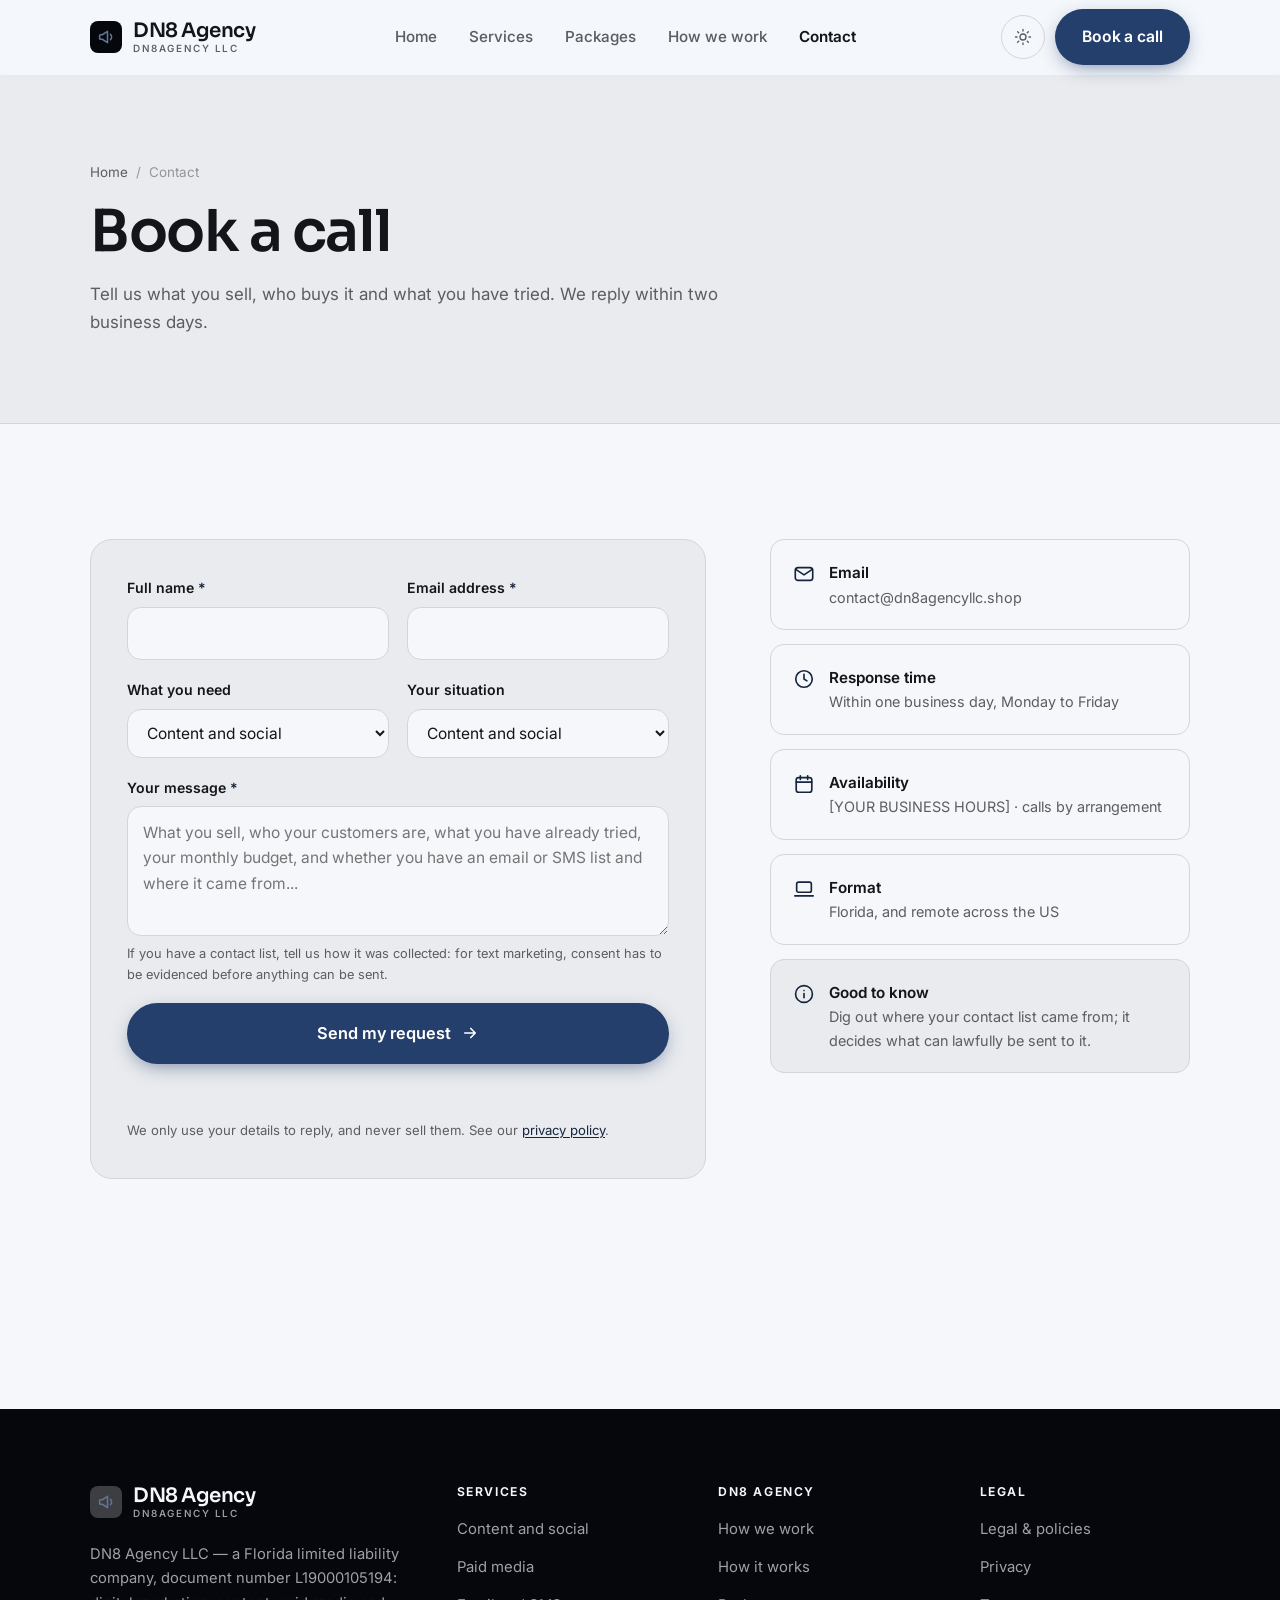
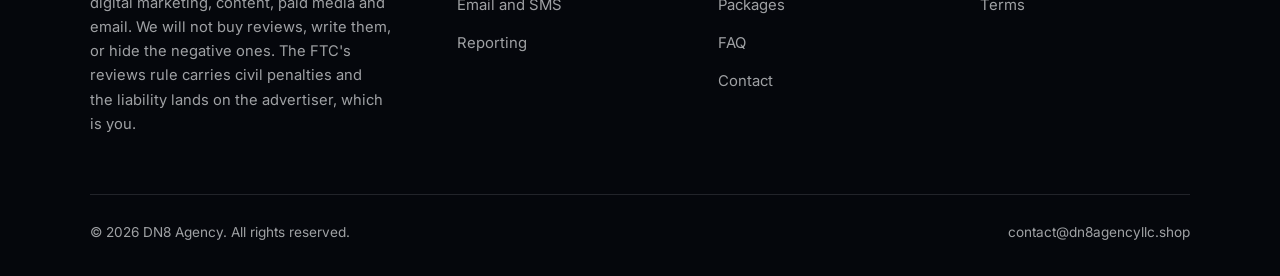
<file: contact.html>
<!DOCTYPE html>
<html lang="en" class="no-js">
<head>
<meta charset="utf-8">
<meta name="viewport" content="width=device-width, initial-scale=1">
<title>Contact — DN8 Agency</title>
<meta name="description" content="Contact DN8 Agency LLC about digital marketing. We reply within two business days.">
<link rel="canonical" href="https://dn8agencyllc.shop/contact.html">

<meta property="og:type" content="website">
<meta property="og:url" content="https://dn8agencyllc.shop/contact.html">
<meta property="og:site_name" content="DN8 Agency">
<meta property="og:locale" content="en_US">
<meta property="og:title" content="Contact — DN8 Agency">
<meta property="og:description" content="Contact DN8 Agency LLC about digital marketing. We reply within two business days.">
<meta name="theme-color" content="#05070c">

<link rel="icon" href="assets/img/favicon.svg" type="image/svg+xml">
<link rel="preconnect" href="https://fonts.googleapis.com">
<link rel="preconnect" href="https://fonts.gstatic.com" crossorigin>
<link rel="stylesheet" href="https://fonts.googleapis.com/css2?family=Sora:wght@400;500;600;700&family=Inter:wght@400..700&display=swap">
<link rel="stylesheet" href="assets/css/style.css">

<!-- Thème appliqué avant le premier rendu (évite le flash) -->
<script>
document.documentElement.classList.remove('no-js');
(function(){try{var t=localStorage.getItem('site-theme');if(t){document.documentElement.setAttribute('data-theme',t);}}catch(e){}})();
</script>
</head>

<body>
<a class="skip-link" href="#main">Skip to main content</a>

<header class="site-header">
  <nav class="wrap nav" aria-label="Main navigation">
    <a class="brand" href="index.html">
      <svg class="brand__mark" viewBox="0 0 64 64" aria-hidden="true">
        <rect class="bm-bg" width="64" height="64" rx="16"/>
        <g class="bm-ic" transform="translate(14 14) scale(1.5)" fill="none" stroke-width="2.1" stroke-linecap="round" stroke-linejoin="round"><path d="M3.5 10v4a1 1 0 0 0 1 1H7l7 4.5v-15L7 9H4.5a1 1 0 0 0-1 1zM18 8.5a5 5 0 0 1 0 7"/></g>
      </svg>
      <span>DN8 Agency<span class="brand__sub">DN8AGENCY LLC</span></span>
    </a>

    <ul class="nav__links" id="nav-links">
      <li><a href="index.html">Home</a></li>
      <li><a href="programs.html">Services</a></li>
      <li><a href="index.html#pricing">Packages</a></li>
      <li><a href="about.html">How we work</a></li>
      <li><a href="contact.html" aria-current="page">Contact</a></li>
      <li><a class="btn btn--primary" href="contact.html">Book a call</a></li>
    </ul>

    <div class="nav__cta">
      <button class="theme-toggle" type="button" aria-label="Switch to dark theme">
        <svg class="icon-sun" viewBox="0 0 24 24" fill="none" stroke="currentColor" stroke-width="1.8" stroke-linecap="round" aria-hidden="true"><circle cx="12" cy="12" r="4"/><path d="M12 2v2m0 16v2M2 12h2m16 0h2M4.9 4.9l1.4 1.4m11.4 11.4 1.4 1.4M19.1 4.9l-1.4 1.4M6.3 17.7l-1.4 1.4"/></svg>
        <svg class="icon-moon" viewBox="0 0 24 24" fill="none" stroke="currentColor" stroke-width="1.8" stroke-linecap="round" stroke-linejoin="round" aria-hidden="true"><path d="M21 12.8A9 9 0 1 1 11.2 3a7 7 0 0 0 9.8 9.8z"/></svg>
      </button>
      <a class="btn btn--primary" href="contact.html">Book a call</a>
      <button class="nav__toggle" type="button" aria-expanded="false" aria-controls="nav-links" aria-label="Open menu">
        <svg class="icon-open" viewBox="0 0 24 24" fill="none" stroke="currentColor" stroke-width="2" stroke-linecap="round" aria-hidden="true"><path d="M3 6h18M3 12h18M3 18h18"/></svg>
        <svg class="icon-close" viewBox="0 0 24 24" fill="none" stroke="currentColor" stroke-width="2" stroke-linecap="round" aria-hidden="true"><path d="M6 6l12 12M18 6L6 18"/></svg>
      </button>
    </div>
  </nav>
</header>

<main id="main">

<section class="page-head">
  <div class="wrap">
    <nav class="breadcrumb" aria-label="Breadcrumb">
      <a href="index.html">Home</a><span>/</span><span aria-current="page">Contact</span>
    </nav>
    <h1>Book a call</h1>
    <p>Tell us what you sell, who buys it and what you have tried. We reply within two business days.</p>
  </div>
</section>

<section class="section wrap">
  <div class="form-layout">

    <!--
      FORM: the action attribute holds a placeholder id. Create a free form at
      https://formspree.io and replace VOTRE_ID_FORMSPREE. Until then, the button
      opens the visitor's email app with a pre-filled message to contact@dn8agencyllc.shop.
    -->
    <form class="form" id="contact-form" action="https://formspree.io/f/VOTRE_ID_FORMSPREE" method="POST"
          data-email="contact@dn8agencyllc.shop" data-subject="Marketing enquiry"
          data-msg-mail="Your email app will open with the message ready to send." data-msg-sending="Sending…"
          data-msg-ok="Thanks! Your message is on its way. We reply within one business day." data-msg-err="Sending failed. Please email us directly at">
      <div class="form__row">
        <div class="field">
          <label for="nom">Full name <span class="req" aria-hidden="true">*</span></label>
          <input type="text" id="nom" name="nom" autocomplete="name" required>
        </div>
        <div class="field">
          <label for="email">Email address <span class="req" aria-hidden="true">*</span></label>
          <input type="email" id="email" name="email" autocomplete="email" required>
        </div>
      </div>

      <div class="form__row">
        <div class="field">
          <label for="programme">What you need</label>
          <select id="programme" name="programme">
            <option>Content and social</option>
            <option>Paid media</option>
            <option>Email and SMS</option>
            <option>Reporting</option>
            <option>Not sure yet</option>
          </select>
        </div>
        <div class="field">
          <label for="niveau">Your situation</label>
          <select id="niveau" name="niveau">
            <option>Content and social</option>
            <option>Paid media</option>
            <option>Email or SMS</option>
            <option>Not sure yet</option>
          </select>
        </div>
      </div>

      <div class="field">
        <label for="message">Your message <span class="req" aria-hidden="true">*</span></label>
        <textarea id="message" name="message" required placeholder="What you sell, who your customers are, what you have already tried, your monthly budget, and whether you have an email or SMS list and where it came from..."></textarea>
        <span class="field__hint">If you have a contact list, tell us how it was collected: for text marketing, consent has to be evidenced before anything can be sent.</span>
      </div>

      <!-- Bot trap: hidden from humans -->
      <div class="visually-hidden" aria-hidden="true">
        <label for="site-web">Leave this field empty</label>
        <input type="text" id="site-web" name="_gotcha" tabindex="-1" autocomplete="off">
      </div>

      <button class="btn btn--primary btn--lg" type="submit">Send my request <svg viewBox="0 0 24 24" fill="none" stroke="currentColor" stroke-width="2.2" stroke-linecap="round" stroke-linejoin="round" aria-hidden="true"><path d="M5 12h14M13 6l6 6-6 6"/></svg></button>

      <p id="form-status" class="form__status" role="status" aria-live="polite"></p>

      <p class="form__note">
        We only use your details to reply, and never sell them. See our <a href="legal.html#privacy">privacy policy</a>.
      </p>
    </form>

    <aside class="contact-aside">
      <div class="contact-card">
        <svg viewBox="0 0 24 24" fill="none" stroke="currentColor" stroke-width="1.8" stroke-linecap="round" stroke-linejoin="round" aria-hidden="true"><rect x="2.5" y="5" width="19" height="14" rx="3"/><path d="M3 7l9 6 9-6"/></svg>
        <div><b>Email</b><a href="mailto:contact@dn8agencyllc.shop">contact@dn8agencyllc.shop</a></div>
      </div>
      <div class="contact-card">
        <svg viewBox="0 0 24 24" fill="none" stroke="currentColor" stroke-width="1.8" stroke-linecap="round" stroke-linejoin="round" aria-hidden="true"><circle cx="12" cy="12" r="9"/><path d="M12 7v5l3.2 2"/></svg>
        <div><b>Response time</b><span>Within one business day, Monday to Friday</span></div>
      </div>
      <div class="contact-card">
        <svg viewBox="0 0 24 24" fill="none" stroke="currentColor" stroke-width="1.8" stroke-linecap="round" stroke-linejoin="round" aria-hidden="true"><rect x="3.5" y="5" width="17" height="16" rx="2.5"/><path d="M8 3v4M16 3v4M3.5 10h17"/></svg>
        <div><b>Availability</b><span>[YOUR BUSINESS HOURS] · calls by arrangement</span></div>
      </div>
      <div class="contact-card">
        <svg viewBox="0 0 24 24" fill="none" stroke="currentColor" stroke-width="1.8" stroke-linecap="round" stroke-linejoin="round" aria-hidden="true"><rect x="4" y="4.5" width="16" height="11" rx="2"/><path d="M2 19.5h20"/></svg>
        <div><b>Format</b><span>Florida, and remote across the US</span></div>
      </div>
      <div class="contact-card contact-card--soft">
        <svg viewBox="0 0 24 24" fill="none" stroke="currentColor" stroke-width="1.8" stroke-linecap="round" stroke-linejoin="round" aria-hidden="true"><circle cx="12" cy="12" r="9.2"/><path d="M12 16v-4.5M12 8.2v.1"/></svg>
        <div><b>Good to know</b><span>Dig out where your contact list came from; it decides what can lawfully be sent to it.</span></div>
      </div>
    </aside>

  </div>
</section>

</main>

<footer class="site-footer">
  <div class="wrap">
    <div class="footer__grid">
      <div class="footer__brand">
        <a class="brand" href="index.html">
          <svg class="brand__mark" viewBox="0 0 64 64" aria-hidden="true">
        <rect class="bm-bg" width="64" height="64" rx="16"/>
        <g class="bm-ic" transform="translate(14 14) scale(1.5)" fill="none" stroke-width="2.1" stroke-linecap="round" stroke-linejoin="round"><path d="M3.5 10v4a1 1 0 0 0 1 1H7l7 4.5v-15L7 9H4.5a1 1 0 0 0-1 1zM18 8.5a5 5 0 0 1 0 7"/></g>
      </svg>
          <span>DN8 Agency<span class="brand__sub">DN8AGENCY LLC</span></span>
        </a>
        <p>DN8 Agency LLC — a Florida limited liability company, document number L19000105194: digital marketing, content, paid media and email. We will not buy reviews, write them, or hide the negative ones. The FTC's reviews rule carries civil penalties and the liability lands on the advertiser, which is you.</p>
      </div>

      <div class="footer__col">
        <h4>Services</h4>
        <ul>
          <li><a href="programs.html#content">Content and social</a></li>
          <li><a href="programs.html#paid">Paid media</a></li>
          <li><a href="programs.html#email">Email and SMS</a></li>
          <li><a href="programs.html#reporting">Reporting</a></li>
        </ul>
      </div>

      <div class="footer__col">
        <h4>DN8 Agency</h4>
        <ul>
          <li><a href="about.html">How we work</a></li>
          <li><a href="index.html#how-it-works">How it works</a></li>
          <li><a href="index.html#pricing">Packages</a></li>
          <li><a href="index.html#faq">FAQ</a></li>
          <li><a href="contact.html">Contact</a></li>
        </ul>
      </div>

      <div class="footer__col">
        <h4>Legal</h4>
        <ul>
          <li><a href="legal.html">Legal &amp; policies</a></li>
          <li><a href="legal.html#privacy">Privacy</a></li>
          <li><a href="legal.html#terms">Terms</a></li>
        </ul>
      </div>
    </div>

    <div class="footer__bottom">
      <p>© <span data-year>2026</span> DN8 Agency. All rights reserved.</p>
      <p><a href="mailto:contact@dn8agencyllc.shop">contact@dn8agencyllc.shop</a></p>
    </div>
  </div>
</footer>

<script src="assets/js/main.js" defer></script>
</body>
</html>
</file>
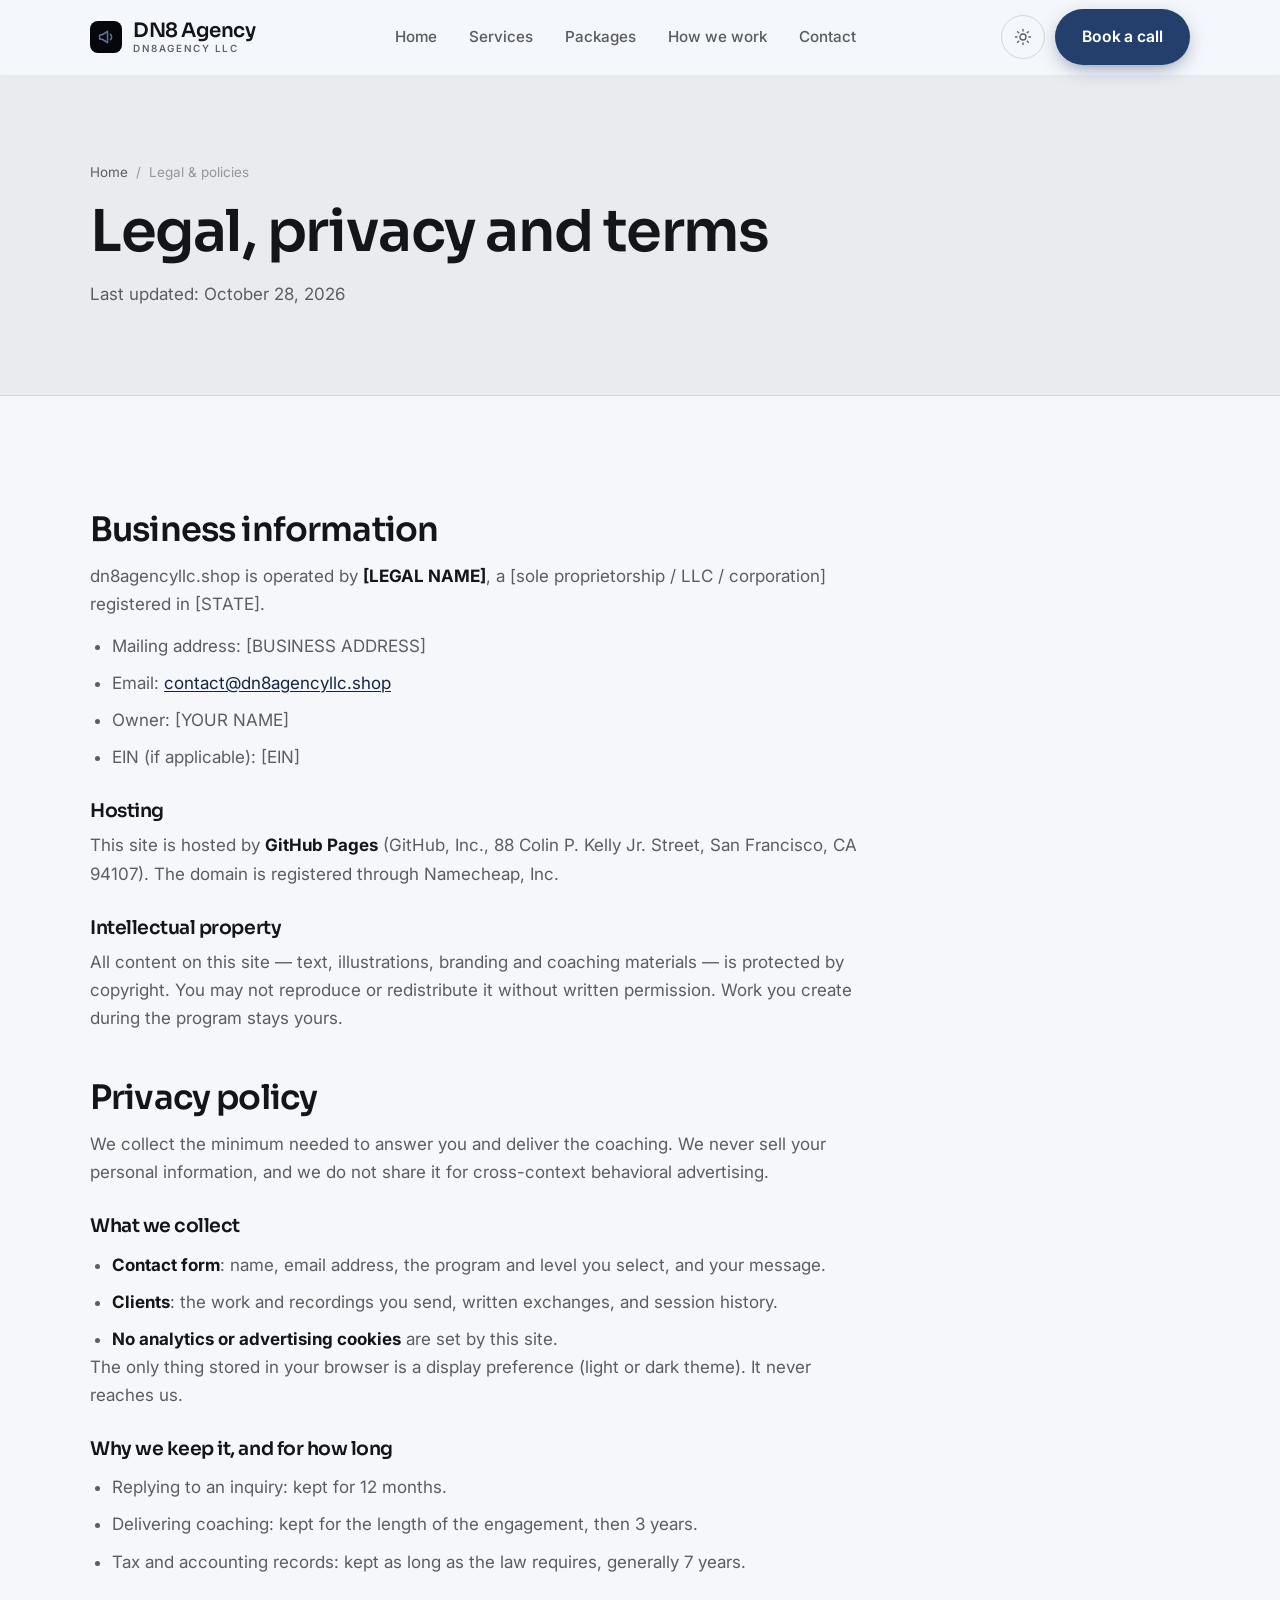
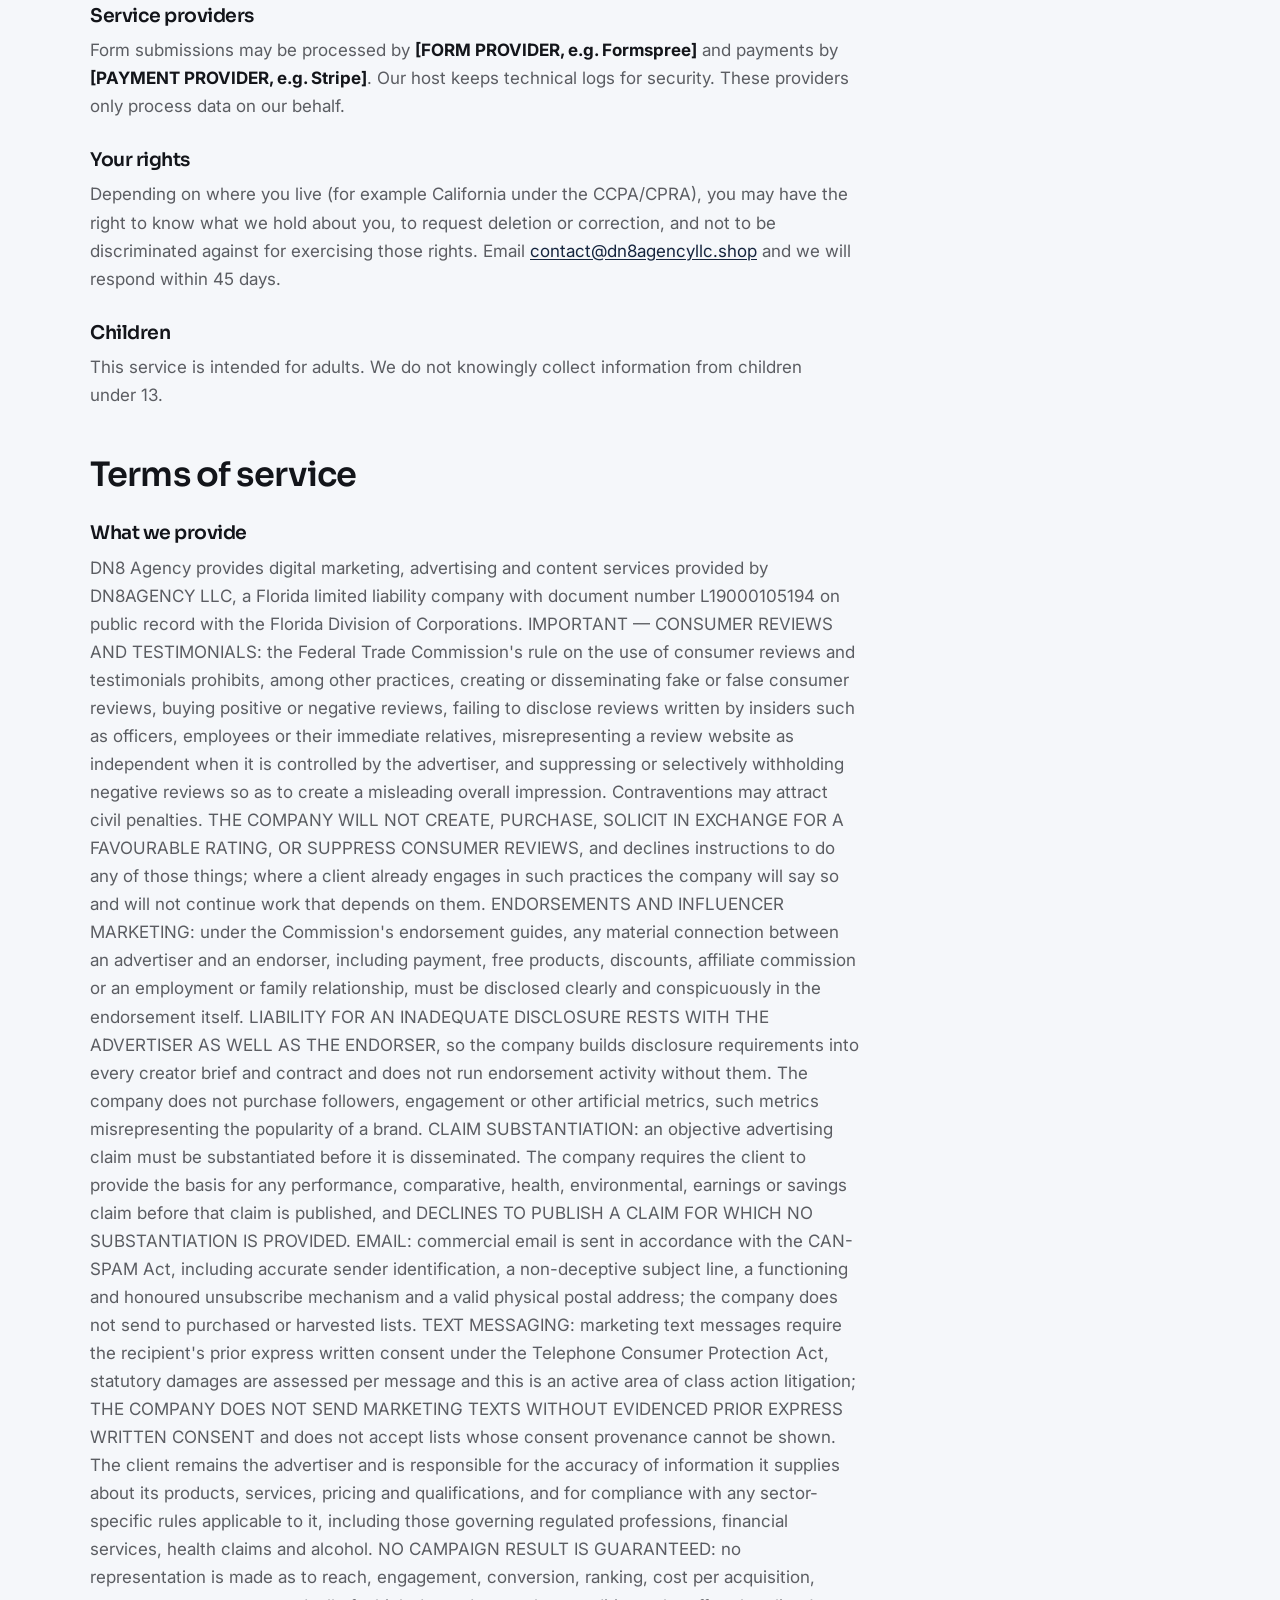
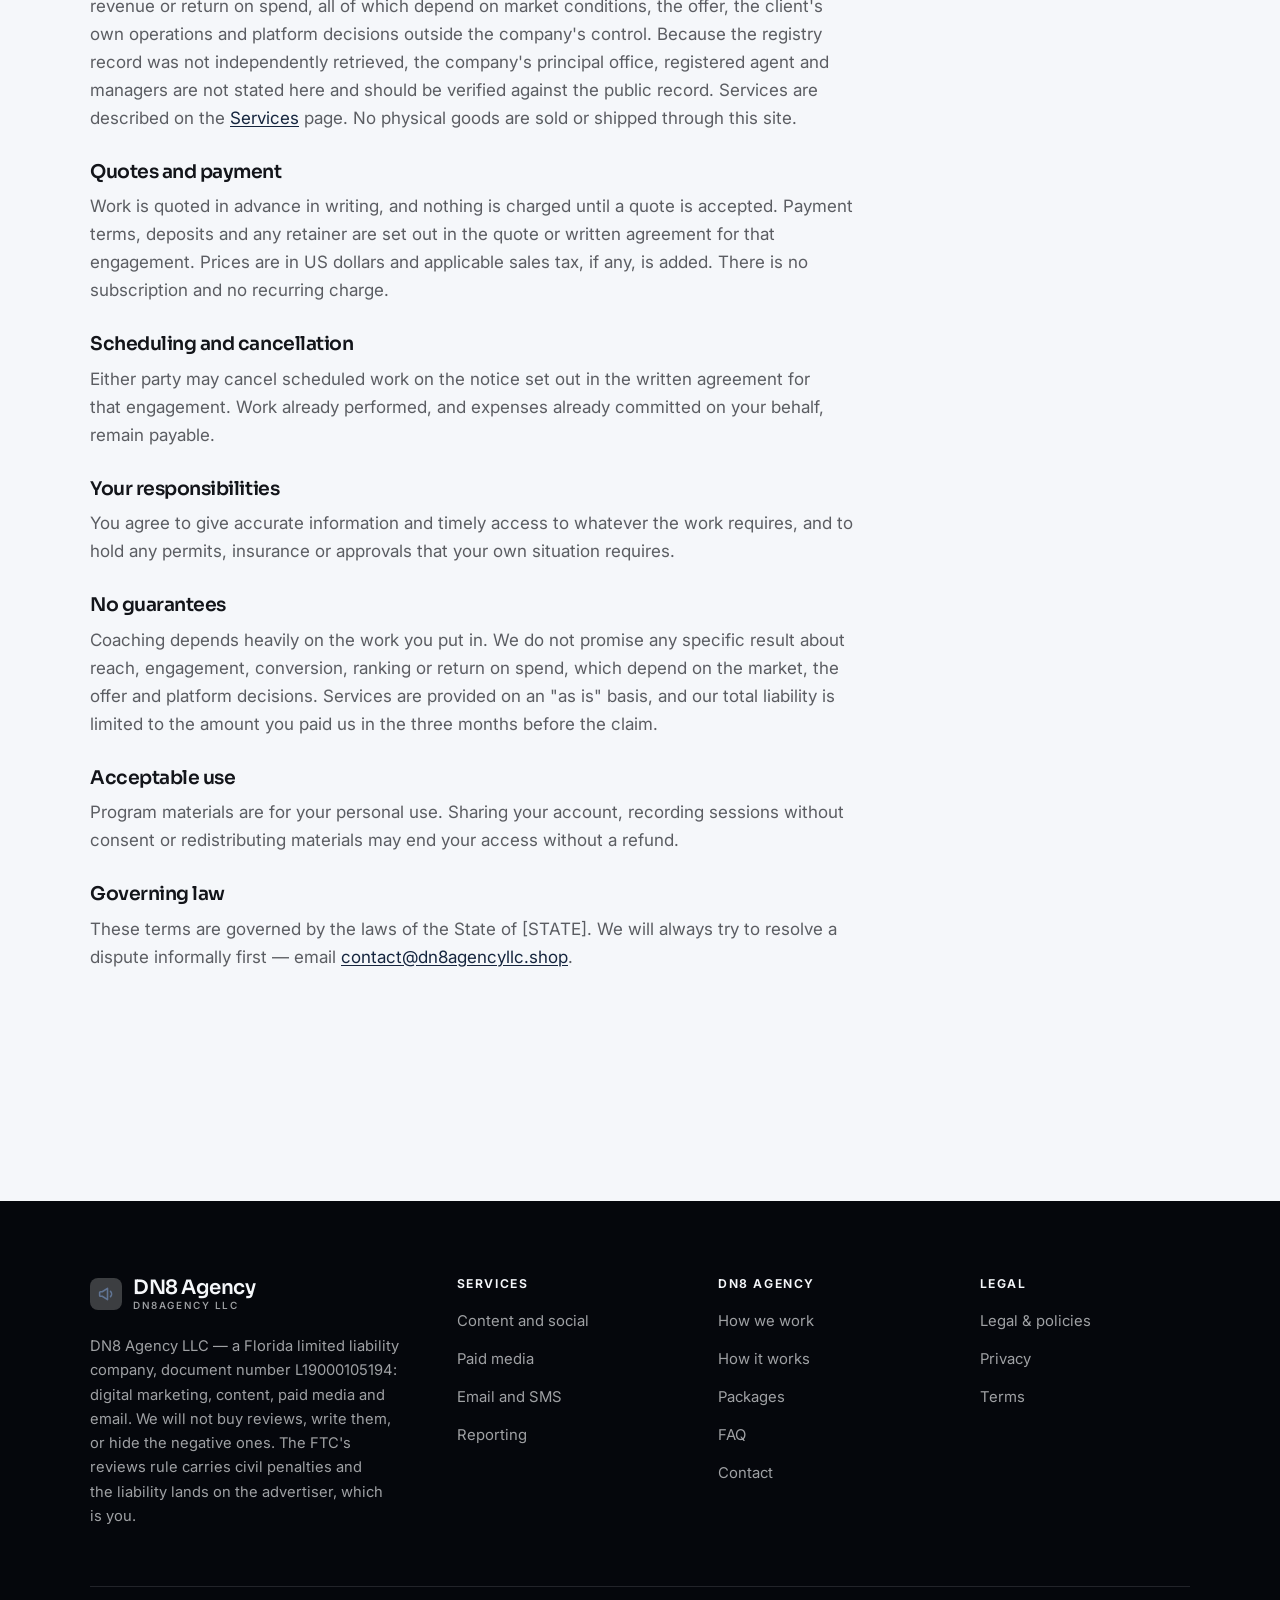
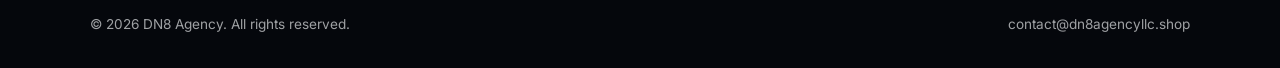
<file: legal.html>
<!DOCTYPE html>
<html lang="en" class="no-js">
<head>
<meta charset="utf-8">
<meta name="viewport" content="width=device-width, initial-scale=1">
<title>Legal, privacy and terms — DN8 Agency</title>
<meta name="description" content="Business information, privacy policy and terms of service for DN8 Agency.">
<meta name="robots" content="noindex">

<meta property="og:type" content="website">
<meta property="og:url" content="https://dn8agencyllc.shop/legal.html">
<meta property="og:site_name" content="DN8 Agency">
<meta property="og:locale" content="en_US">
<meta property="og:title" content="Legal, privacy and terms — DN8 Agency">
<meta property="og:description" content="Business information, privacy policy and terms of service for DN8 Agency.">
<meta name="theme-color" content="#05070c">

<link rel="icon" href="assets/img/favicon.svg" type="image/svg+xml">
<link rel="preconnect" href="https://fonts.googleapis.com">
<link rel="preconnect" href="https://fonts.gstatic.com" crossorigin>
<link rel="stylesheet" href="https://fonts.googleapis.com/css2?family=Sora:wght@400;500;600;700&family=Inter:wght@400..700&display=swap">
<link rel="stylesheet" href="assets/css/style.css">

<!-- Thème appliqué avant le premier rendu (évite le flash) -->
<script>
document.documentElement.classList.remove('no-js');
(function(){try{var t=localStorage.getItem('site-theme');if(t){document.documentElement.setAttribute('data-theme',t);}}catch(e){}})();
</script>
</head>

<body>
<a class="skip-link" href="#main">Skip to main content</a>

<header class="site-header">
  <nav class="wrap nav" aria-label="Main navigation">
    <a class="brand" href="index.html">
      <svg class="brand__mark" viewBox="0 0 64 64" aria-hidden="true">
        <rect class="bm-bg" width="64" height="64" rx="16"/>
        <g class="bm-ic" transform="translate(14 14) scale(1.5)" fill="none" stroke-width="2.1" stroke-linecap="round" stroke-linejoin="round"><path d="M3.5 10v4a1 1 0 0 0 1 1H7l7 4.5v-15L7 9H4.5a1 1 0 0 0-1 1zM18 8.5a5 5 0 0 1 0 7"/></g>
      </svg>
      <span>DN8 Agency<span class="brand__sub">DN8AGENCY LLC</span></span>
    </a>

    <ul class="nav__links" id="nav-links">
      <li><a href="index.html">Home</a></li>
      <li><a href="programs.html">Services</a></li>
      <li><a href="index.html#pricing">Packages</a></li>
      <li><a href="about.html">How we work</a></li>
      <li><a href="contact.html">Contact</a></li>
      <li><a class="btn btn--primary" href="contact.html">Book a call</a></li>
    </ul>

    <div class="nav__cta">
      <button class="theme-toggle" type="button" aria-label="Switch to dark theme">
        <svg class="icon-sun" viewBox="0 0 24 24" fill="none" stroke="currentColor" stroke-width="1.8" stroke-linecap="round" aria-hidden="true"><circle cx="12" cy="12" r="4"/><path d="M12 2v2m0 16v2M2 12h2m16 0h2M4.9 4.9l1.4 1.4m11.4 11.4 1.4 1.4M19.1 4.9l-1.4 1.4M6.3 17.7l-1.4 1.4"/></svg>
        <svg class="icon-moon" viewBox="0 0 24 24" fill="none" stroke="currentColor" stroke-width="1.8" stroke-linecap="round" stroke-linejoin="round" aria-hidden="true"><path d="M21 12.8A9 9 0 1 1 11.2 3a7 7 0 0 0 9.8 9.8z"/></svg>
      </button>
      <a class="btn btn--primary" href="contact.html">Book a call</a>
      <button class="nav__toggle" type="button" aria-expanded="false" aria-controls="nav-links" aria-label="Open menu">
        <svg class="icon-open" viewBox="0 0 24 24" fill="none" stroke="currentColor" stroke-width="2" stroke-linecap="round" aria-hidden="true"><path d="M3 6h18M3 12h18M3 18h18"/></svg>
        <svg class="icon-close" viewBox="0 0 24 24" fill="none" stroke="currentColor" stroke-width="2" stroke-linecap="round" aria-hidden="true"><path d="M6 6l12 12M18 6L6 18"/></svg>
      </button>
    </div>
  </nav>
</header>

<main id="main">

<section class="page-head">
  <div class="wrap">
    <nav class="breadcrumb" aria-label="Breadcrumb">
      <a href="index.html">Home</a><span>/</span><span aria-current="page">Legal &amp; policies</span>
    </nav>
    <h1>Legal, privacy and terms</h1>
    <p>Last updated: <time datetime="2026-10-28">October 28, 2026</time></p>
  </div>
</section>

<section class="section wrap">
  <div class="prose">

    <!--
      TO DO: this is a skeleton, not legal advice. Replace every [BRACKET] with
      your real details before selling, and have a lawyer review it if you can.
      Consumer protection rules differ by state.
    -->

    <h2 id="business">Business information</h2>
    <p>
      dn8agencyllc.shop is operated by <strong>[LEGAL NAME]</strong>, a [sole proprietorship / LLC / corporation]
      registered in [STATE].
    </p>
    <ul>
      <li>Mailing address: [BUSINESS ADDRESS]</li>
      <li>Email: <a href="mailto:contact@dn8agencyllc.shop">contact@dn8agencyllc.shop</a></li>
      <li>Owner: [YOUR NAME]</li>
      <li>EIN (if applicable): [EIN]</li>
    </ul>

    <h3>Hosting</h3>
    <p>
      This site is hosted by <strong>GitHub Pages</strong> (GitHub, Inc., 88 Colin P. Kelly Jr. Street,
      San Francisco, CA 94107). The domain is registered through Namecheap, Inc.
    </p>

    <h3>Intellectual property</h3>
    <p>
      All content on this site — text, illustrations, branding and coaching materials — is protected by
      copyright. You may not reproduce or redistribute it without written permission. Work you create during
      the program stays yours.
    </p>

    <h2 id="privacy">Privacy policy</h2>
    <p>
      We collect the minimum needed to answer you and deliver the coaching. We never sell your personal
      information, and we do not share it for cross-context behavioral advertising.
    </p>
    <h3>What we collect</h3>
    <ul>
      <li><strong>Contact form</strong>: name, email address, the program and level you select, and your message.</li>
      <li><strong>Clients</strong>: the work and recordings you send, written exchanges, and session history.</li>
      <li><strong>No analytics or advertising cookies</strong> are set by this site.</li>
    </ul>
    <p>
      The only thing stored in your browser is a display preference (light or dark theme). It never reaches us.
    </p>
    <h3>Why we keep it, and for how long</h3>
    <ul>
      <li>Replying to an inquiry: kept for 12 months.</li>
      <li>Delivering coaching: kept for the length of the engagement, then 3 years.</li>
      <li>Tax and accounting records: kept as long as the law requires, generally 7 years.</li>
    </ul>
    <h3>Service providers</h3>
    <p>
      Form submissions may be processed by <strong>[FORM PROVIDER, e.g. Formspree]</strong> and payments by
      <strong>[PAYMENT PROVIDER, e.g. Stripe]</strong>. Our host keeps technical logs for security. These
      providers only process data on our behalf.
    </p>
    <h3>Your rights</h3>
    <p>
      Depending on where you live (for example California under the CCPA/CPRA), you may have the right to
      know what we hold about you, to request deletion or correction, and not to be discriminated against for
      exercising those rights. Email <a href="mailto:contact@dn8agencyllc.shop">contact@dn8agencyllc.shop</a> and we will respond within 45 days.
    </p>
    <h3>Children</h3>
    <p>
      This service is intended for adults. We do not knowingly collect information from children under 13.
    </p>

    <h2 id="terms">Terms of service</h2>
    <h3>What we provide</h3>
    <p>
      DN8 Agency provides digital marketing, advertising and content services provided by DN8AGENCY LLC, a Florida limited liability company with document number L19000105194 on public record with the Florida Division of Corporations. IMPORTANT — CONSUMER REVIEWS AND TESTIMONIALS: the Federal Trade Commission's rule on the use of consumer reviews and testimonials prohibits, among other practices, creating or disseminating fake or false consumer reviews, buying positive or negative reviews, failing to disclose reviews written by insiders such as officers, employees or their immediate relatives, misrepresenting a review website as independent when it is controlled by the advertiser, and suppressing or selectively withholding negative reviews so as to create a misleading overall impression. Contraventions may attract civil penalties. THE COMPANY WILL NOT CREATE, PURCHASE, SOLICIT IN EXCHANGE FOR A FAVOURABLE RATING, OR SUPPRESS CONSUMER REVIEWS, and declines instructions to do any of those things; where a client already engages in such practices the company will say so and will not continue work that depends on them. ENDORSEMENTS AND INFLUENCER MARKETING: under the Commission's endorsement guides, any material connection between an advertiser and an endorser, including payment, free products, discounts, affiliate commission or an employment or family relationship, must be disclosed clearly and conspicuously in the endorsement itself. LIABILITY FOR AN INADEQUATE DISCLOSURE RESTS WITH THE ADVERTISER AS WELL AS THE ENDORSER, so the company builds disclosure requirements into every creator brief and contract and does not run endorsement activity without them. The company does not purchase followers, engagement or other artificial metrics, such metrics misrepresenting the popularity of a brand. CLAIM SUBSTANTIATION: an objective advertising claim must be substantiated before it is disseminated. The company requires the client to provide the basis for any performance, comparative, health, environmental, earnings or savings claim before that claim is published, and DECLINES TO PUBLISH A CLAIM FOR WHICH NO SUBSTANTIATION IS PROVIDED. EMAIL: commercial email is sent in accordance with the CAN-SPAM Act, including accurate sender identification, a non-deceptive subject line, a functioning and honoured unsubscribe mechanism and a valid physical postal address; the company does not send to purchased or harvested lists. TEXT MESSAGING: marketing text messages require the recipient's prior express written consent under the Telephone Consumer Protection Act, statutory damages are assessed per message and this is an active area of class action litigation; THE COMPANY DOES NOT SEND MARKETING TEXTS WITHOUT EVIDENCED PRIOR EXPRESS WRITTEN CONSENT and does not accept lists whose consent provenance cannot be shown. The client remains the advertiser and is responsible for the accuracy of information it supplies about its products, services, pricing and qualifications, and for compliance with any sector-specific rules applicable to it, including those governing regulated professions, financial services, health claims and alcohol. NO CAMPAIGN RESULT IS GUARANTEED: no representation is made as to reach, engagement, conversion, ranking, cost per acquisition, revenue or return on spend, all of which depend on market conditions, the offer, the client's own operations and platform decisions outside the company's control. Because the registry record was not independently retrieved, the company's principal office, registered agent and managers are not stated here and should be verified against the public record. Services are described on the
      <a href="programs.html">Services</a> page. No physical goods are sold or shipped through this site.
    </p>
    <h3>Quotes and payment</h3>
    <p>
      Work is quoted in advance in writing, and nothing is charged until a quote is accepted. Payment terms,
      deposits and any retainer are set out in the quote or written agreement for that engagement. Prices are in
      US dollars and applicable sales tax, if any, is added. There is no subscription and no recurring charge.
    </p>
    <h3>Scheduling and cancellation</h3>
    <p>
      Either party may cancel scheduled work on the notice set out in the written agreement for that engagement.
      Work already performed, and expenses already committed on your behalf, remain payable.
    </p>
    <h3>Your responsibilities</h3>
    <p>
      You agree to give accurate information and timely access to whatever the work requires, and to hold any
      permits, insurance or approvals that your own situation requires.
    </p>

    <h3>No guarantees</h3>
    <p>
      Coaching depends heavily on the work you put in. We do not promise any specific result
      about reach, engagement, conversion, ranking or return on spend, which depend on the market, the offer and platform decisions. Services are provided on an "as is" basis, and our total
      liability is limited to the amount you paid us in the three months before the claim.
    </p>
    <h3>Acceptable use</h3>
    <p>
      Program materials are for your personal use. Sharing your account, recording sessions without consent
      or redistributing materials may end your access without a refund.
    </p>
    <h3>Governing law</h3>
    <p>
      These terms are governed by the laws of the State of [STATE]. We will always try to resolve a dispute
      informally first — email <a href="mailto:contact@dn8agencyllc.shop">contact@dn8agencyllc.shop</a>.
    </p>

  </div>
</section>

</main>

<footer class="site-footer">
  <div class="wrap">
    <div class="footer__grid">
      <div class="footer__brand">
        <a class="brand" href="index.html">
          <svg class="brand__mark" viewBox="0 0 64 64" aria-hidden="true">
        <rect class="bm-bg" width="64" height="64" rx="16"/>
        <g class="bm-ic" transform="translate(14 14) scale(1.5)" fill="none" stroke-width="2.1" stroke-linecap="round" stroke-linejoin="round"><path d="M3.5 10v4a1 1 0 0 0 1 1H7l7 4.5v-15L7 9H4.5a1 1 0 0 0-1 1zM18 8.5a5 5 0 0 1 0 7"/></g>
      </svg>
          <span>DN8 Agency<span class="brand__sub">DN8AGENCY LLC</span></span>
        </a>
        <p>DN8 Agency LLC — a Florida limited liability company, document number L19000105194: digital marketing, content, paid media and email. We will not buy reviews, write them, or hide the negative ones. The FTC's reviews rule carries civil penalties and the liability lands on the advertiser, which is you.</p>
      </div>

      <div class="footer__col">
        <h4>Services</h4>
        <ul>
          <li><a href="programs.html#content">Content and social</a></li>
          <li><a href="programs.html#paid">Paid media</a></li>
          <li><a href="programs.html#email">Email and SMS</a></li>
          <li><a href="programs.html#reporting">Reporting</a></li>
        </ul>
      </div>

      <div class="footer__col">
        <h4>DN8 Agency</h4>
        <ul>
          <li><a href="about.html">How we work</a></li>
          <li><a href="index.html#how-it-works">How it works</a></li>
          <li><a href="index.html#pricing">Packages</a></li>
          <li><a href="index.html#faq">FAQ</a></li>
          <li><a href="contact.html">Contact</a></li>
        </ul>
      </div>

      <div class="footer__col">
        <h4>Legal</h4>
        <ul>
          <li><a href="legal.html">Legal &amp; policies</a></li>
          <li><a href="legal.html#privacy">Privacy</a></li>
          <li><a href="legal.html#terms">Terms</a></li>
        </ul>
      </div>
    </div>

    <div class="footer__bottom">
      <p>© <span data-year>2026</span> DN8 Agency. All rights reserved.</p>
      <p><a href="mailto:contact@dn8agencyllc.shop">contact@dn8agencyllc.shop</a></p>
    </div>
  </div>
</footer>

<script src="assets/js/main.js" defer></script>
</body>
</html>
</file>
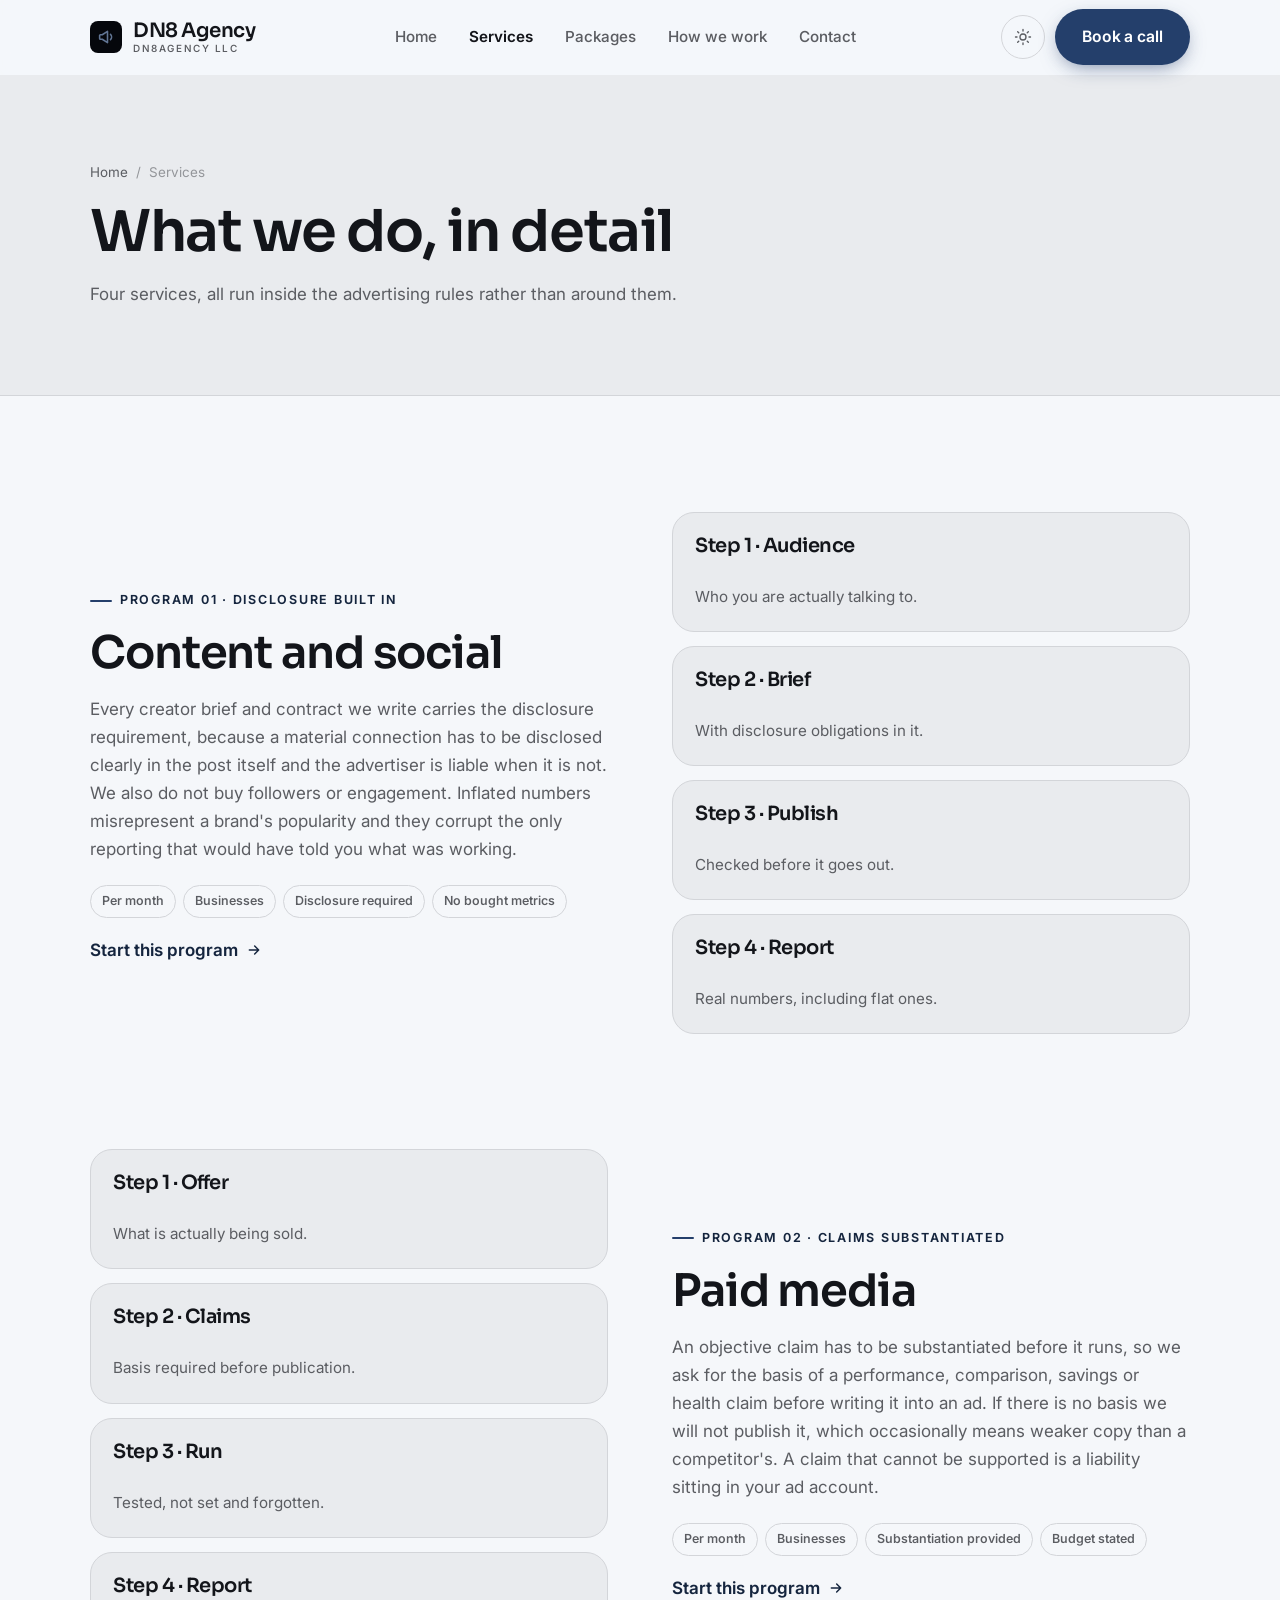
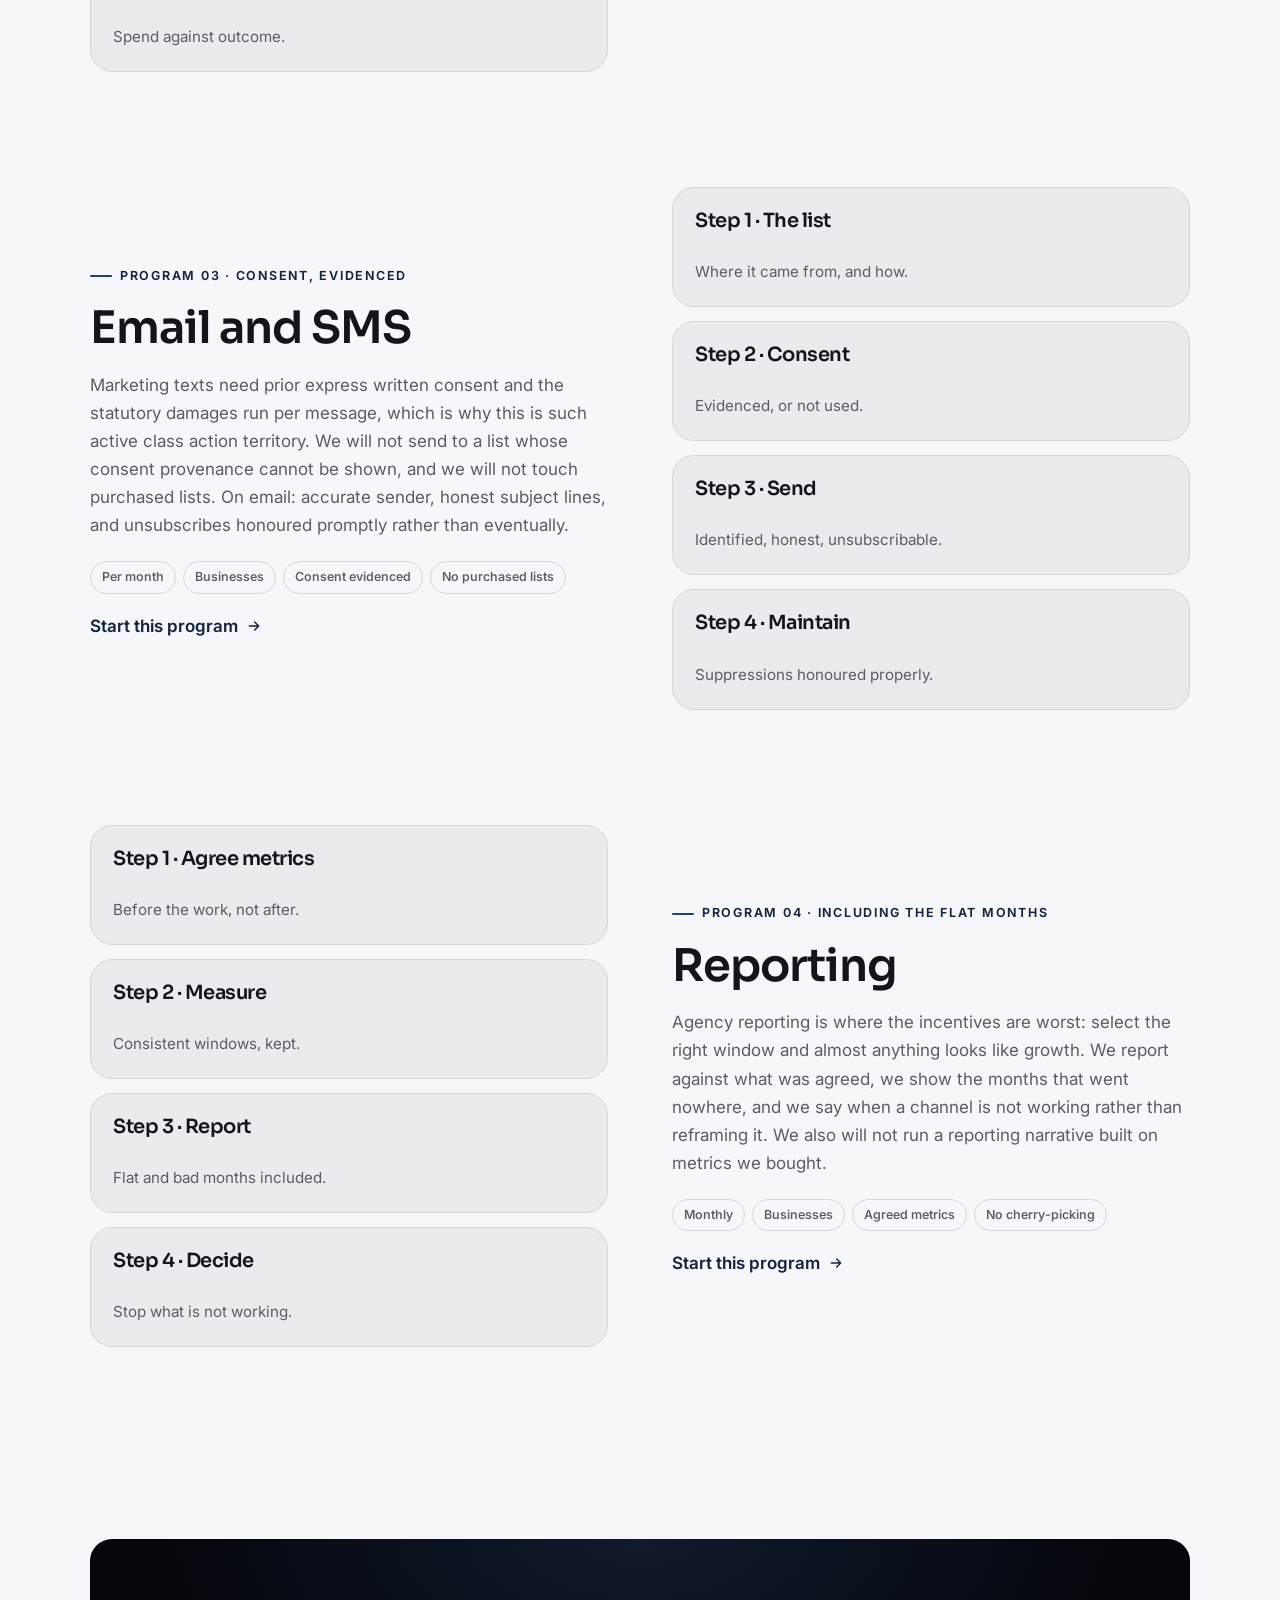
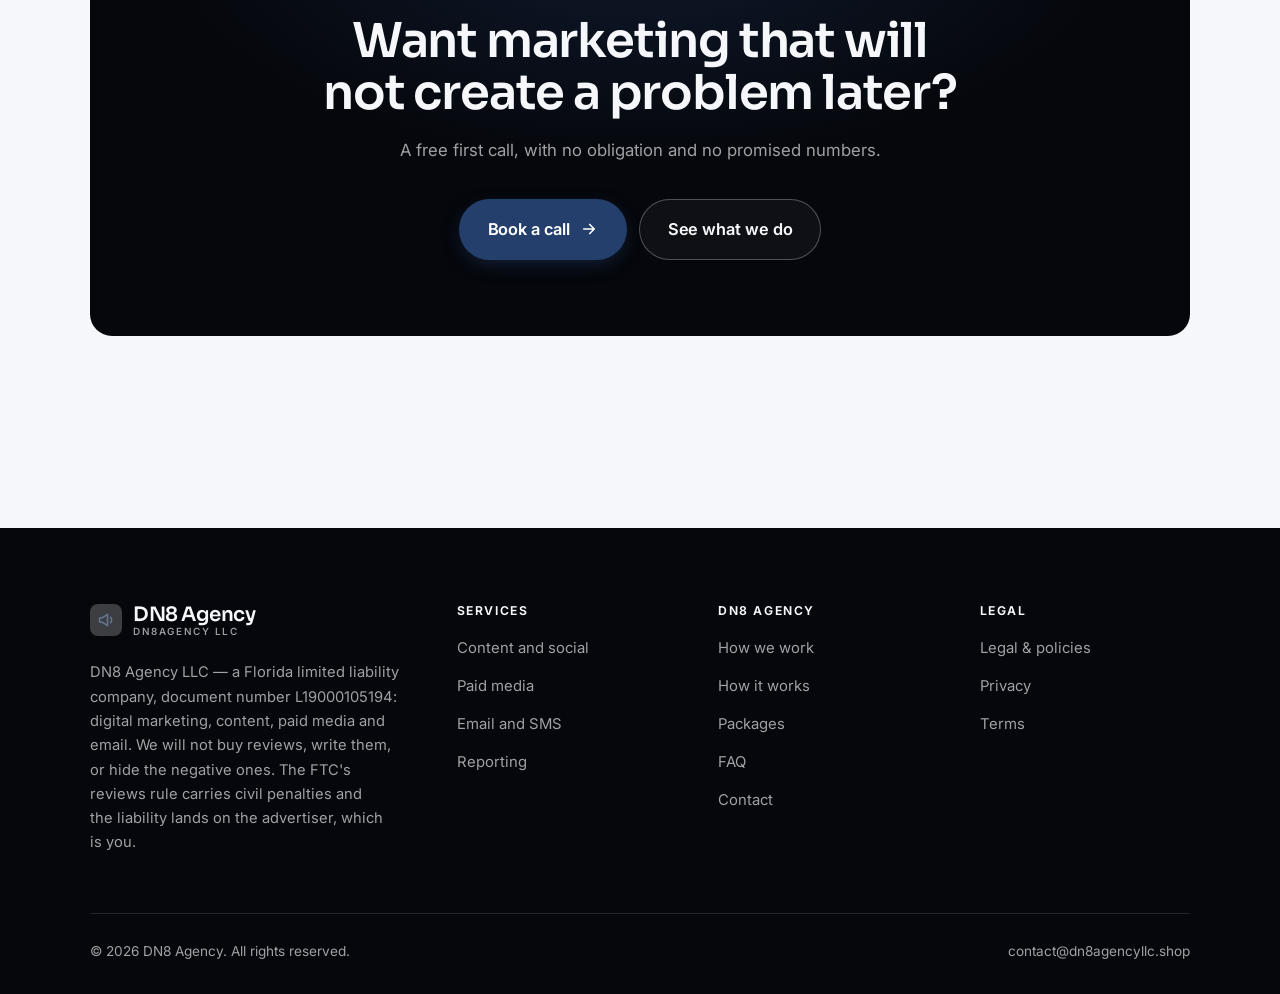
<file: programs.html>
<!DOCTYPE html>
<html lang="en" class="no-js">
<head>
<meta charset="utf-8">
<meta name="viewport" content="width=device-width, initial-scale=1">
<title>Services — DN8 Agency</title>
<meta name="description" content="What DN8 Agency LLC does: content and social, paid media, email and SMS, and honest reporting.">
<link rel="canonical" href="https://dn8agencyllc.shop/programs.html">

<meta property="og:type" content="website">
<meta property="og:url" content="https://dn8agencyllc.shop/programs.html">
<meta property="og:site_name" content="DN8 Agency">
<meta property="og:locale" content="en_US">
<meta property="og:title" content="Services — DN8 Agency">
<meta property="og:description" content="What DN8 Agency LLC does: content and social, paid media, email and SMS, and honest reporting.">
<meta name="theme-color" content="#05070c">

<link rel="icon" href="assets/img/favicon.svg" type="image/svg+xml">
<link rel="preconnect" href="https://fonts.googleapis.com">
<link rel="preconnect" href="https://fonts.gstatic.com" crossorigin>
<link rel="stylesheet" href="https://fonts.googleapis.com/css2?family=Sora:wght@400;500;600;700&family=Inter:wght@400..700&display=swap">
<link rel="stylesheet" href="assets/css/style.css">

<!-- Thème appliqué avant le premier rendu (évite le flash) -->
<script>
document.documentElement.classList.remove('no-js');
(function(){try{var t=localStorage.getItem('site-theme');if(t){document.documentElement.setAttribute('data-theme',t);}}catch(e){}})();
</script>
</head>

<body>
<a class="skip-link" href="#main">Skip to main content</a>

<header class="site-header">
  <nav class="wrap nav" aria-label="Main navigation">
    <a class="brand" href="index.html">
      <svg class="brand__mark" viewBox="0 0 64 64" aria-hidden="true">
        <rect class="bm-bg" width="64" height="64" rx="16"/>
        <g class="bm-ic" transform="translate(14 14) scale(1.5)" fill="none" stroke-width="2.1" stroke-linecap="round" stroke-linejoin="round"><path d="M3.5 10v4a1 1 0 0 0 1 1H7l7 4.5v-15L7 9H4.5a1 1 0 0 0-1 1zM18 8.5a5 5 0 0 1 0 7"/></g>
      </svg>
      <span>DN8 Agency<span class="brand__sub">DN8AGENCY LLC</span></span>
    </a>

    <ul class="nav__links" id="nav-links">
      <li><a href="index.html">Home</a></li>
      <li><a href="programs.html" aria-current="page">Services</a></li>
      <li><a href="index.html#pricing">Packages</a></li>
      <li><a href="about.html">How we work</a></li>
      <li><a href="contact.html">Contact</a></li>
      <li><a class="btn btn--primary" href="contact.html">Book a call</a></li>
    </ul>

    <div class="nav__cta">
      <button class="theme-toggle" type="button" aria-label="Switch to dark theme">
        <svg class="icon-sun" viewBox="0 0 24 24" fill="none" stroke="currentColor" stroke-width="1.8" stroke-linecap="round" aria-hidden="true"><circle cx="12" cy="12" r="4"/><path d="M12 2v2m0 16v2M2 12h2m16 0h2M4.9 4.9l1.4 1.4m11.4 11.4 1.4 1.4M19.1 4.9l-1.4 1.4M6.3 17.7l-1.4 1.4"/></svg>
        <svg class="icon-moon" viewBox="0 0 24 24" fill="none" stroke="currentColor" stroke-width="1.8" stroke-linecap="round" stroke-linejoin="round" aria-hidden="true"><path d="M21 12.8A9 9 0 1 1 11.2 3a7 7 0 0 0 9.8 9.8z"/></svg>
      </button>
      <a class="btn btn--primary" href="contact.html">Book a call</a>
      <button class="nav__toggle" type="button" aria-expanded="false" aria-controls="nav-links" aria-label="Open menu">
        <svg class="icon-open" viewBox="0 0 24 24" fill="none" stroke="currentColor" stroke-width="2" stroke-linecap="round" aria-hidden="true"><path d="M3 6h18M3 12h18M3 18h18"/></svg>
        <svg class="icon-close" viewBox="0 0 24 24" fill="none" stroke="currentColor" stroke-width="2" stroke-linecap="round" aria-hidden="true"><path d="M6 6l12 12M18 6L6 18"/></svg>
      </button>
    </div>
  </nav>
</header>

<main id="main">

<section class="page-head">
  <div class="wrap">
    <nav class="breadcrumb" aria-label="Breadcrumb">
      <a href="index.html">Home</a><span>/</span><span aria-current="page">Services</span>
    </nav>
    <h1>What we do, in detail</h1>
    <p>Four services, all run inside the advertising rules rather than around them.</p>
  </div>
</section>

<section class="section wrap" id="content">
  <div class="split reveal">
    <div>
      <span class="eyebrow">Program 01 · Disclosure built in</span>
      <h2>Content and social</h2>
      <p>Every creator brief and contract we write carries the disclosure requirement, because a material connection has to be disclosed clearly in the post itself and the advertiser is liable when it is not. We also do not buy followers or engagement. Inflated numbers misrepresent a brand's popularity and they corrupt the only reporting that would have told you what was working.</p>
      <ul class="tags"><li>Per month</li><li>Businesses</li><li>Disclosure required</li><li>No bought metrics</li></ul>
      <p><a class="arrow-link" href="contact.html">Start this program <svg viewBox="0 0 24 24" fill="none" stroke="currentColor" stroke-width="2.2" stroke-linecap="round" stroke-linejoin="round" aria-hidden="true"><path d="M5 12h14M13 6l6 6-6 6"/></svg></a></p>
    </div>
    <div class="grid grid--2 grid--tight">
      <article class="card card--sm">
        <h3>Step 1 · Audience</h3>
        <p>Who you are actually talking to.</p>
      </article>
      <article class="card card--sm">
        <h3>Step 2 · Brief</h3>
        <p>With disclosure obligations in it.</p>
      </article>
      <article class="card card--sm">
        <h3>Step 3 · Publish</h3>
        <p>Checked before it goes out.</p>
      </article>
      <article class="card card--sm">
        <h3>Step 4 · Report</h3>
        <p>Real numbers, including flat ones.</p>
      </article>
    </div>
  </div>
</section>

<section class="section section--flush wrap" id="paid">
  <div class="split reveal">
    <div class="grid grid--2 grid--tight">
      <article class="card card--sm">
        <h3>Step 1 · Offer</h3>
        <p>What is actually being sold.</p>
      </article>
      <article class="card card--sm">
        <h3>Step 2 · Claims</h3>
        <p>Basis required before publication.</p>
      </article>
      <article class="card card--sm">
        <h3>Step 3 · Run</h3>
        <p>Tested, not set and forgotten.</p>
      </article>
      <article class="card card--sm">
        <h3>Step 4 · Report</h3>
        <p>Spend against outcome.</p>
      </article>
    </div>
    <div>
      <span class="eyebrow">Program 02 · Claims substantiated</span>
      <h2>Paid media</h2>
      <p>An objective claim has to be substantiated before it runs, so we ask for the basis of a performance, comparison, savings or health claim before writing it into an ad. If there is no basis we will not publish it, which occasionally means weaker copy than a competitor's. A claim that cannot be supported is a liability sitting in your ad account.</p>
      <ul class="tags"><li>Per month</li><li>Businesses</li><li>Substantiation provided</li><li>Budget stated</li></ul>
      <p><a class="arrow-link" href="contact.html">Start this program <svg viewBox="0 0 24 24" fill="none" stroke="currentColor" stroke-width="2.2" stroke-linecap="round" stroke-linejoin="round" aria-hidden="true"><path d="M5 12h14M13 6l6 6-6 6"/></svg></a></p>
    </div>
  </div>
</section>

<section class="section section--flush wrap" id="email">
  <div class="split reveal">
    <div>
      <span class="eyebrow">Program 03 · Consent, evidenced</span>
      <h2>Email and SMS</h2>
      <p>Marketing texts need prior express written consent and the statutory damages run per message, which is why this is such active class action territory. We will not send to a list whose consent provenance cannot be shown, and we will not touch purchased lists. On email: accurate sender, honest subject lines, and unsubscribes honoured promptly rather than eventually.</p>
      <ul class="tags"><li>Per month</li><li>Businesses</li><li>Consent evidenced</li><li>No purchased lists</li></ul>
      <p><a class="arrow-link" href="contact.html">Start this program <svg viewBox="0 0 24 24" fill="none" stroke="currentColor" stroke-width="2.2" stroke-linecap="round" stroke-linejoin="round" aria-hidden="true"><path d="M5 12h14M13 6l6 6-6 6"/></svg></a></p>
    </div>
    <div class="grid grid--2 grid--tight">
      <article class="card card--sm">
        <h3>Step 1 · The list</h3>
        <p>Where it came from, and how.</p>
      </article>
      <article class="card card--sm">
        <h3>Step 2 · Consent</h3>
        <p>Evidenced, or not used.</p>
      </article>
      <article class="card card--sm">
        <h3>Step 3 · Send</h3>
        <p>Identified, honest, unsubscribable.</p>
      </article>
      <article class="card card--sm">
        <h3>Step 4 · Maintain</h3>
        <p>Suppressions honoured properly.</p>
      </article>
    </div>
  </div>
</section>

<section class="section section--flush wrap" id="reporting">
  <div class="split reveal">
    <div class="grid grid--2 grid--tight">
      <article class="card card--sm">
        <h3>Step 1 · Agree metrics</h3>
        <p>Before the work, not after.</p>
      </article>
      <article class="card card--sm">
        <h3>Step 2 · Measure</h3>
        <p>Consistent windows, kept.</p>
      </article>
      <article class="card card--sm">
        <h3>Step 3 · Report</h3>
        <p>Flat and bad months included.</p>
      </article>
      <article class="card card--sm">
        <h3>Step 4 · Decide</h3>
        <p>Stop what is not working.</p>
      </article>
    </div>
    <div>
      <span class="eyebrow">Program 04 · Including the flat months</span>
      <h2>Reporting</h2>
      <p>Agency reporting is where the incentives are worst: select the right window and almost anything looks like growth. We report against what was agreed, we show the months that went nowhere, and we say when a channel is not working rather than reframing it. We also will not run a reporting narrative built on metrics we bought.</p>
      <ul class="tags"><li>Monthly</li><li>Businesses</li><li>Agreed metrics</li><li>No cherry-picking</li></ul>
      <p><a class="arrow-link" href="contact.html">Start this program <svg viewBox="0 0 24 24" fill="none" stroke="currentColor" stroke-width="2.2" stroke-linecap="round" stroke-linejoin="round" aria-hidden="true"><path d="M5 12h14M13 6l6 6-6 6"/></svg></a></p>
    </div>
  </div>
</section>

<section class="wrap section--tight">
  <div class="cta-band reveal">
    <h2>Want marketing that will not create a problem later?</h2>
    <p>A free first call, with no obligation and no promised numbers.</p>
    <div class="hero__actions">
      <a class="btn btn--primary btn--lg" href="contact.html">Book a call <svg viewBox="0 0 24 24" fill="none" stroke="currentColor" stroke-width="2.2" stroke-linecap="round" stroke-linejoin="round" aria-hidden="true"><path d="M5 12h14M13 6l6 6-6 6"/></svg></a>
      <a class="btn btn--on-dark btn--lg" href="programs.html">See what we do</a>
    </div>
  </div>
</section>

</main>

<footer class="site-footer">
  <div class="wrap">
    <div class="footer__grid">
      <div class="footer__brand">
        <a class="brand" href="index.html">
          <svg class="brand__mark" viewBox="0 0 64 64" aria-hidden="true">
        <rect class="bm-bg" width="64" height="64" rx="16"/>
        <g class="bm-ic" transform="translate(14 14) scale(1.5)" fill="none" stroke-width="2.1" stroke-linecap="round" stroke-linejoin="round"><path d="M3.5 10v4a1 1 0 0 0 1 1H7l7 4.5v-15L7 9H4.5a1 1 0 0 0-1 1zM18 8.5a5 5 0 0 1 0 7"/></g>
      </svg>
          <span>DN8 Agency<span class="brand__sub">DN8AGENCY LLC</span></span>
        </a>
        <p>DN8 Agency LLC — a Florida limited liability company, document number L19000105194: digital marketing, content, paid media and email. We will not buy reviews, write them, or hide the negative ones. The FTC's reviews rule carries civil penalties and the liability lands on the advertiser, which is you.</p>
      </div>

      <div class="footer__col">
        <h4>Services</h4>
        <ul>
          <li><a href="programs.html#content">Content and social</a></li>
          <li><a href="programs.html#paid">Paid media</a></li>
          <li><a href="programs.html#email">Email and SMS</a></li>
          <li><a href="programs.html#reporting">Reporting</a></li>
        </ul>
      </div>

      <div class="footer__col">
        <h4>DN8 Agency</h4>
        <ul>
          <li><a href="about.html">How we work</a></li>
          <li><a href="index.html#how-it-works">How it works</a></li>
          <li><a href="index.html#pricing">Packages</a></li>
          <li><a href="index.html#faq">FAQ</a></li>
          <li><a href="contact.html">Contact</a></li>
        </ul>
      </div>

      <div class="footer__col">
        <h4>Legal</h4>
        <ul>
          <li><a href="legal.html">Legal &amp; policies</a></li>
          <li><a href="legal.html#privacy">Privacy</a></li>
          <li><a href="legal.html#terms">Terms</a></li>
        </ul>
      </div>
    </div>

    <div class="footer__bottom">
      <p>© <span data-year>2026</span> DN8 Agency. All rights reserved.</p>
      <p><a href="mailto:contact@dn8agencyllc.shop">contact@dn8agencyllc.shop</a></p>
    </div>
  </div>
</footer>

<script src="assets/js/main.js" defer></script>
</body>
</html>
</file>
<file: assets/css/style.css>
/* DN8 Agency — couleurs et polices de la marque.
   Modifier ces valeurs suffit à changer l'identité visuelle de tout le site. */
:root {
  --c-accent:    #243f6b;
  --c-on-accent: #ffffff;
  --c-ink:       #05070c;
  --c-paper:     #f5f7fa;

  --accent-ink-light: color-mix(in srgb, var(--c-accent) 58%, black);
  --accent-on-dark:   color-mix(in srgb, var(--c-accent) 72%, white);

  --font-display: "Sora", system-ui, -apple-system, "Segoe UI", sans-serif;
  --font-body: "Inter", system-ui, -apple-system, "Segoe UI", sans-serif;
  --display-weight: 600;
  --display-tracking: -.025em;
}

/* ==========================================================================
   Feuille de style commune aux sites de coaching
   Les couleurs de marque (--c-accent, --c-on-accent, --c-ink, --c-paper) et
   les polices sont définies juste au-dessus, par site. Tout le reste en dérive.
   ========================================================================== */

/* --------------------------------------------------------------------------
   1. Tokens dérivés
   -------------------------------------------------------------------------- */

:root {
  /* Thème clair */
  --paper:      var(--c-paper);
  --paper-2:    color-mix(in srgb, var(--c-paper) 95%, var(--c-ink));
  --paper-3:    color-mix(in srgb, var(--c-paper) 89%, var(--c-ink));
  --line:       color-mix(in srgb, var(--c-paper) 86%, var(--c-ink));
  --text:       color-mix(in srgb, var(--c-ink) 94%, var(--c-paper));
  --muted:      color-mix(in srgb, var(--c-ink) 64%, var(--c-paper));
  --accent:     var(--c-accent);
  --accent-600: color-mix(in srgb, var(--c-accent) 86%, black);
  --accent-ink: var(--accent-ink-light);
  --on-accent:  var(--c-on-accent);
  --ink:        var(--c-ink);
  --ink-soft:   color-mix(in srgb, var(--c-ink) 90%, white);
  --on-ink:     var(--c-paper);
  --on-ink-mut: color-mix(in srgb, var(--c-paper) 64%, var(--c-ink));
  --brand-bg:   var(--c-ink);

  /* Rayons */
  --r-sm: 8px;
  --r-md: 14px;
  --r-lg: 22px;
  --r-full: 999px;

  /* Ombres */
  --sh-1: 0 1px 2px rgba(0, 0, 0, .05), 0 2px 8px rgba(0, 0, 0, .04);
  --sh-2: 0 2px 4px rgba(0, 0, 0, .05), 0 12px 32px rgba(0, 0, 0, .09);
  --sh-3: 0 4px 8px rgba(0, 0, 0, .06), 0 24px 56px rgba(0, 0, 0, .14);

  /* Rythme */
  --gutter: clamp(16px, 4vw, 40px);
  --maxw: 1180px;
  --section-y: clamp(64px, 9vw, 124px);

  --ease: cubic-bezier(.22, .61, .36, 1);
}

/* Thème sombre — suit le système, sauf si l'utilisateur a choisi « clair » */
@media (prefers-color-scheme: dark) {
  :root:not([data-theme="light"]) {
    --paper:      var(--c-ink);
    --paper-2:    color-mix(in srgb, var(--c-ink) 92%, white);
    --paper-3:    color-mix(in srgb, var(--c-ink) 86%, white);
    --line:       color-mix(in srgb, var(--c-ink) 80%, white);
    --text:       color-mix(in srgb, var(--c-paper) 94%, var(--c-ink));
    --muted:      color-mix(in srgb, var(--c-paper) 66%, var(--c-ink));
    --accent-ink: var(--accent-on-dark);
    --ink:        color-mix(in srgb, var(--c-ink) 72%, black);
    --brand-bg:   color-mix(in srgb, var(--c-ink) 80%, white);
    --sh-1: 0 1px 2px rgba(0, 0, 0, .4), 0 2px 8px rgba(0, 0, 0, .3);
    --sh-2: 0 2px 4px rgba(0, 0, 0, .4), 0 12px 32px rgba(0, 0, 0, .45);
    --sh-3: 0 4px 8px rgba(0, 0, 0, .45), 0 24px 56px rgba(0, 0, 0, .55);
  }
}

/* Thème sombre — choix explicite */
:root[data-theme="dark"] {
  --paper:      var(--c-ink);
  --paper-2:    color-mix(in srgb, var(--c-ink) 92%, white);
  --paper-3:    color-mix(in srgb, var(--c-ink) 86%, white);
  --line:       color-mix(in srgb, var(--c-ink) 80%, white);
  --text:       color-mix(in srgb, var(--c-paper) 94%, var(--c-ink));
  --muted:      color-mix(in srgb, var(--c-paper) 66%, var(--c-ink));
  --accent-ink: var(--accent-on-dark);
  --ink:        color-mix(in srgb, var(--c-ink) 72%, black);
  --brand-bg:   color-mix(in srgb, var(--c-ink) 80%, white);
  --sh-1: 0 1px 2px rgba(0, 0, 0, .4), 0 2px 8px rgba(0, 0, 0, .3);
  --sh-2: 0 2px 4px rgba(0, 0, 0, .4), 0 12px 32px rgba(0, 0, 0, .45);
  --sh-3: 0 4px 8px rgba(0, 0, 0, .45), 0 24px 56px rgba(0, 0, 0, .55);
}

/* --------------------------------------------------------------------------
   2. Reset / base
   -------------------------------------------------------------------------- */

*, *::before, *::after { box-sizing: border-box; }

* { margin: 0; }

html {
  -webkit-text-size-adjust: 100%;
  scroll-behavior: smooth;
  scroll-padding-top: 88px;
}

body {
  background: var(--paper);
  color: var(--text);
  font-family: var(--font-body);
  font-size: 17px;
  line-height: 1.65;
  -webkit-font-smoothing: antialiased;
  text-rendering: optimizeLegibility;
  overflow-x: hidden;
}

img, svg, video { display: block; max-width: 100%; height: auto; }

a { color: inherit; text-decoration: none; }

button, input, textarea, select { font: inherit; color: inherit; }

h1, h2, h3, h4 {
  font-family: var(--font-display);
  font-weight: var(--display-weight);
  line-height: 1.08;
  letter-spacing: var(--display-tracking);
  text-wrap: balance;
}

p { text-wrap: pretty; }

:focus-visible {
  outline: 3px solid var(--accent);
  outline-offset: 3px;
  border-radius: 4px;
}

::selection { background: var(--accent); color: var(--on-accent); }

/* --------------------------------------------------------------------------
   3. Utilitaires de mise en page
   -------------------------------------------------------------------------- */

.wrap {
  width: 100%;
  max-width: var(--maxw);
  margin-inline: auto;
  padding-inline: var(--gutter);
}

.section { padding-block: var(--section-y); }
.section--flush { padding-top: 0; }
.section--tight { padding-block: clamp(48px, 6vw, 80px); }

.skip-link {
  position: absolute;
  left: 12px;
  top: -100px;
  z-index: 200;
  background: var(--accent);
  color: var(--on-accent);
  padding: 12px 20px;
  border-radius: var(--r-sm);
  font-weight: 600;
  transition: top .2s var(--ease);
}
.skip-link:focus { top: 12px; }

.eyebrow {
  display: inline-flex;
  align-items: center;
  gap: 8px;
  font-size: .78rem;
  font-weight: 650;
  letter-spacing: .14em;
  text-transform: uppercase;
  color: var(--accent-ink);
  margin-bottom: 18px;
}
.eyebrow::before {
  content: "";
  width: 22px;
  height: 2px;
  background: var(--accent);
  border-radius: 2px;
}

.section-head { max-width: 62ch; margin-bottom: clamp(36px, 5vw, 60px); }
.section-head h2 { font-size: clamp(2rem, 4.4vw, 3.1rem); }
.section-head p {
  margin-top: 18px;
  color: var(--muted);
  font-size: clamp(1rem, 1.6vw, 1.12rem);
  max-width: 58ch;
}

.section-head--center { margin-inline: auto; text-align: center; }
.section-head--center .eyebrow { justify-content: center; }
.section-head--center p { margin-inline: auto; }

/* --------------------------------------------------------------------------
   4. Boutons
   -------------------------------------------------------------------------- */

.btn {
  display: inline-flex;
  align-items: center;
  justify-content: center;
  gap: 10px;
  padding: 14px 26px;
  border: 1px solid transparent;
  border-radius: var(--r-full);
  font-weight: 620;
  font-size: .98rem;
  letter-spacing: -.005em;
  cursor: pointer;
  white-space: nowrap;
  transition: transform .18s var(--ease), background-color .18s var(--ease),
              border-color .18s var(--ease), box-shadow .18s var(--ease), color .18s var(--ease);
}
.btn:hover { transform: translateY(-2px); }
.btn:active { transform: translateY(0); }

.btn--primary {
  background: var(--accent);
  color: var(--on-accent);
  box-shadow: 0 6px 20px -6px color-mix(in srgb, var(--c-accent) 65%, transparent);
}
.btn--primary:hover {
  background: var(--accent-600);
  box-shadow: 0 12px 28px -8px color-mix(in srgb, var(--c-accent) 70%, transparent);
}

.btn--ghost {
  border-color: var(--line);
  background: transparent;
  color: var(--text);
}
.btn--ghost:hover { border-color: var(--accent); color: var(--accent-ink); }

.btn--on-dark {
  border-color: color-mix(in srgb, var(--c-paper) 28%, transparent);
  color: var(--on-ink);
  background: color-mix(in srgb, var(--c-paper) 4%, transparent);
}
.btn--on-dark:hover {
  border-color: color-mix(in srgb, var(--c-paper) 60%, transparent);
  background: color-mix(in srgb, var(--c-paper) 10%, transparent);
}

.btn--lg { padding: 16px 28px; font-size: 1.02rem; }
.btn--block { width: 100%; }

.btn svg { width: 18px; height: 18px; flex: none; }

@media (max-width: 420px) {
  .btn--lg { padding: 15px 22px; font-size: 1rem; white-space: normal; text-align: center; }
}

/* Lien fléché */
.arrow-link {
  display: inline-flex;
  align-items: center;
  gap: 8px;
  font-weight: 620;
  color: var(--accent-ink);
}
.arrow-link svg { width: 16px; height: 16px; transition: transform .18s var(--ease); }
.arrow-link:hover svg { transform: translateX(4px); }

/* --------------------------------------------------------------------------
   5. En-tête / navigation
   -------------------------------------------------------------------------- */

.site-header {
  position: sticky;
  top: 0;
  z-index: 100;
  background: color-mix(in srgb, var(--paper) 82%, transparent);
  backdrop-filter: saturate(180%) blur(14px);
  -webkit-backdrop-filter: saturate(180%) blur(14px);
  border-bottom: 1px solid transparent;
  transition: border-color .25s var(--ease), background-color .25s var(--ease);
}
.site-header.is-stuck {
  border-bottom-color: var(--line);
  background: color-mix(in srgb, var(--paper) 94%, transparent);
}

.nav {
  display: flex;
  align-items: center;
  justify-content: space-between;
  gap: 24px;
  height: 74px;
}

.brand {
  display: inline-flex;
  align-items: center;
  gap: 11px;
  font-family: var(--font-display);
  font-weight: var(--display-weight);
  font-size: 1.24rem;
  letter-spacing: var(--display-tracking);
  flex: none;
  line-height: 1.1;
}
.brand__mark { width: 32px; height: 32px; flex: none; }
.brand__mark .bm-bg { fill: var(--brand-bg); }
.brand__mark .bm-ic { stroke: var(--accent-on-dark); color: var(--accent-on-dark); }
.brand__sub {
  display: block;
  font-family: var(--font-body);
  font-size: .62rem;
  font-weight: 550;
  letter-spacing: .16em;
  text-transform: uppercase;
  color: var(--muted);
  margin-top: 1px;
}

.nav__links {
  display: flex;
  align-items: center;
  gap: 4px;
  list-style: none;
  padding: 0;
}
.nav__links a {
  display: block;
  padding: 9px 14px;
  border-radius: var(--r-full);
  font-size: .95rem;
  font-weight: 520;
  color: var(--muted);
  transition: color .16s var(--ease), background-color .16s var(--ease);
}
.nav__links a:hover { color: var(--text); background: var(--paper-2); }
.nav__links a[aria-current="page"] { color: var(--text); font-weight: 620; }
.nav__links .btn { display: none; }

.nav__cta { display: flex; align-items: center; gap: 10px; flex: none; }

.nav__toggle {
  display: none;
  width: 44px;
  height: 44px;
  align-items: center;
  justify-content: center;
  background: transparent;
  border: 1px solid var(--line);
  border-radius: var(--r-full);
  cursor: pointer;
}
.nav__toggle svg { width: 20px; height: 20px; }
.nav__toggle .icon-close { display: none; }
.nav__toggle[aria-expanded="true"] .icon-open { display: none; }
.nav__toggle[aria-expanded="true"] .icon-close { display: block; }

@media (max-width: 900px) {
  .nav__links, .nav__cta .btn { display: none; }
  .nav__toggle { display: inline-flex; }

  .nav__links {
    position: fixed;
    inset: 74px 0 auto;
    flex-direction: column;
    align-items: stretch;
    gap: 2px;
    padding: 20px var(--gutter) 32px;
    background: var(--paper);
    border-bottom: 1px solid var(--line);
    box-shadow: var(--sh-2);
  }
  .nav__links.is-open { display: flex; }
  .nav__links a { padding: 14px 4px; font-size: 1.1rem; border-radius: var(--r-sm); }
  .nav__links a.btn { display: inline-flex; margin-top: 14px; padding: 14px 26px; color: var(--on-accent); }
}

@media (max-width: 380px) {
  .brand__sub { display: none; }
}

/* Bouton de thème */
.theme-toggle {
  width: 44px;
  height: 44px;
  display: inline-flex;
  align-items: center;
  justify-content: center;
  background: transparent;
  border: 1px solid var(--line);
  border-radius: var(--r-full);
  cursor: pointer;
  color: var(--muted);
  transition: color .16s var(--ease), border-color .16s var(--ease);
}
.theme-toggle:hover { color: var(--text); border-color: var(--accent); }
.theme-toggle svg { width: 18px; height: 18px; }
.theme-toggle .icon-moon { display: none; }
:root[data-theme="dark"] .theme-toggle .icon-sun { display: none; }
:root[data-theme="dark"] .theme-toggle .icon-moon { display: block; }
@media (prefers-color-scheme: dark) {
  :root:not([data-theme="light"]) .theme-toggle .icon-sun { display: none; }
  :root:not([data-theme="light"]) .theme-toggle .icon-moon { display: block; }
}

/* --------------------------------------------------------------------------
   6. Hero
   -------------------------------------------------------------------------- */

.hero {
  position: relative;
  background: var(--ink);
  color: var(--on-ink);
  overflow: hidden;
  isolation: isolate;
}

/* Halo de couleur + grain léger */
.hero::before {
  content: "";
  position: absolute;
  inset: -30% -10% auto;
  height: 130%;
  background:
    radial-gradient(60% 55% at 78% 18%, color-mix(in srgb, var(--c-accent) 34%, transparent), transparent 62%),
    radial-gradient(48% 44% at 12% 88%, color-mix(in srgb, var(--c-accent) 16%, transparent), transparent 66%);
  z-index: -2;
  pointer-events: none;
}
.hero::after {
  content: "";
  position: absolute;
  inset: 0;
  background-image: url("data:image/svg+xml,%3Csvg xmlns='http://www.w3.org/2000/svg' width='160' height='160'%3E%3Cfilter id='n'%3E%3CfeTurbulence type='fractalNoise' baseFrequency='.85' numOctaves='3'/%3E%3C/filter%3E%3Crect width='160' height='160' filter='url(%23n)' opacity='.28'/%3E%3C/svg%3E");
  opacity: .45;
  mix-blend-mode: overlay;
  z-index: -1;
  pointer-events: none;
}

.hero__inner {
  display: grid;
  grid-template-columns: minmax(0, 1.05fr) minmax(0, .95fr);
  align-items: center;
  gap: clamp(32px, 5vw, 72px);
  padding-block: clamp(56px, 8vw, 110px);
}

.hero h1 {
  font-size: clamp(2.5rem, 6vw, 4.6rem);
  letter-spacing: calc(var(--display-tracking) * 1.4);
}
.hero h1 em {
  font-style: normal;
  color: var(--accent-on-dark);
  text-decoration: underline;
  text-decoration-color: color-mix(in srgb, var(--c-accent) 45%, transparent);
  text-decoration-thickness: .1em;
  text-underline-offset: .14em;
  text-decoration-skip-ink: none;
}

.hero__lede {
  margin-top: 22px;
  font-size: clamp(1.04rem, 1.9vw, 1.2rem);
  color: var(--on-ink-mut);
  max-width: 50ch;
}

.hero__actions {
  display: flex;
  flex-wrap: wrap;
  gap: 12px;
  margin-top: 34px;
}

.hero__eyebrow { color: var(--accent-on-dark); }
.hero__eyebrow::before { background: var(--accent-on-dark); }

/* Faits sur l'offre */
.hero__proof {
  display: grid;
  grid-template-columns: repeat(4, minmax(0, 1fr));
  gap: clamp(18px, 3vw, 32px);
  margin-top: 44px;
  padding: 26px 0 0;
  border-top: 1px solid color-mix(in srgb, var(--c-paper) 14%, transparent);
  list-style: none;
}
.stat__num {
  display: block;
  font-family: var(--font-display);
  font-size: clamp(1.5rem, 2.6vw, 2.05rem);
  font-weight: var(--display-weight);
  line-height: 1;
  letter-spacing: var(--display-tracking);
  white-space: nowrap;
}
.stat__label {
  display: block;
  margin-top: 7px;
  font-size: .82rem;
  line-height: 1.4;
  color: var(--on-ink-mut);
}

.hero__art svg { width: 100%; height: auto; border-radius: var(--r-lg); box-shadow: var(--sh-3); }

@media (max-width: 880px) {
  .hero__inner { grid-template-columns: 1fr; }
  .hero__art { order: -1; max-width: 560px; }
}
@media (max-width: 540px) {
  .hero__proof { grid-template-columns: repeat(2, minmax(0, 1fr)); }
}

/* --------------------------------------------------------------------------
   7. Bandeau défilant
   -------------------------------------------------------------------------- */

.marquee {
  background: var(--ink-soft);
  color: var(--on-ink-mut);
  border-top: 1px solid color-mix(in srgb, var(--c-paper) 8%, transparent);
  padding-block: 18px;
  overflow: hidden;
  white-space: nowrap;
  mask-image: linear-gradient(90deg, transparent, #000 8%, #000 92%, transparent);
  -webkit-mask-image: linear-gradient(90deg, transparent, #000 8%, #000 92%, transparent);
}
.marquee__track {
  display: inline-flex;
  gap: 42px;
  align-items: center;
  animation: marquee 38s linear infinite;
  font-size: .86rem;
  letter-spacing: .12em;
  text-transform: uppercase;
  font-weight: 560;
}
.marquee__track span { display: inline-flex; align-items: center; gap: 42px; }
.marquee__track span::after {
  content: "";
  width: 5px; height: 5px;
  border-radius: 50%;
  background: var(--accent);
  opacity: .8;
}
@keyframes marquee { to { transform: translateX(-50%); } }

/* --------------------------------------------------------------------------
   8. Grilles de cartes
   -------------------------------------------------------------------------- */

.grid {
  display: grid;
  gap: clamp(16px, 2.2vw, 26px);
}
.grid--2 { grid-template-columns: repeat(auto-fit, minmax(min(100%, 260px), 1fr)); }
.grid--3 { grid-template-columns: repeat(auto-fit, minmax(min(100%, 270px), 1fr)); }
.grid--4 { grid-template-columns: repeat(auto-fit, minmax(min(100%, 230px), 1fr)); }
.grid--tight { gap: 14px; }

.card {
  position: relative;
  display: flex;
  flex-direction: column;
  padding: 28px;
  background: var(--paper-2);
  border: 1px solid var(--line);
  border-radius: var(--r-lg);
  transition: transform .22s var(--ease), box-shadow .22s var(--ease), border-color .22s var(--ease);
}
a.card:hover, .card--lift:hover {
  transform: translateY(-5px);
  box-shadow: var(--sh-2);
  border-color: color-mix(in srgb, var(--c-accent) 45%, var(--line));
}
.card--sm { padding: 22px; }
.card--sm h3 { font-size: 1rem; }
.card__icon {
  width: 52px;
  height: 52px;
  display: grid;
  place-items: center;
  border-radius: var(--r-md);
  background: color-mix(in srgb, var(--c-accent) 15%, transparent);
  color: var(--accent-ink);
  margin-bottom: 20px;
}
.card__icon svg { width: 26px; height: 26px; }
.card h3 { font-size: 1.22rem; margin-bottom: 10px; }
.card p { color: var(--muted); font-size: .95rem; }
.card .arrow-link { margin-top: auto; padding-top: 18px; font-size: .92rem; }

.tags {
  list-style: none;
  padding: 0;
  margin: 18px 0 0;
  display: flex;
  flex-wrap: wrap;
  gap: 7px;
}
.tags li {
  font-size: .78rem;
  font-weight: 560;
  padding: 5px 11px;
  border-radius: var(--r-full);
  background: var(--paper);
  border: 1px solid var(--line);
  color: var(--muted);
}

/* --------------------------------------------------------------------------
   9. Méthode (étapes)
   -------------------------------------------------------------------------- */

.steps { counter-reset: step; }
.step {
  position: relative;
  padding: 30px 26px 26px;
  background: var(--paper);
  border: 1px solid var(--line);
  border-radius: var(--r-lg);
}
.step::before {
  counter-increment: step;
  content: "0" counter(step);
  display: block;
  font-family: var(--font-display);
  font-size: 2.6rem;
  font-weight: var(--display-weight);
  line-height: 1;
  letter-spacing: var(--display-tracking);
  color: color-mix(in srgb, var(--c-accent) 55%, var(--paper));
  margin-bottom: 16px;
}
.step h3 { font-size: 1.12rem; margin-bottom: 9px; }
.step p { color: var(--muted); font-size: .93rem; }

/* --------------------------------------------------------------------------
   10. Tarifs
   -------------------------------------------------------------------------- */

.plans { align-items: start; }

.plan {
  display: flex;
  flex-direction: column;
  padding: 32px 28px;
  background: var(--paper);
  border: 1px solid var(--line);
  border-radius: var(--r-lg);
  height: 100%;
  position: relative;
}
.plan--featured {
  background: var(--ink);
  color: var(--on-ink);
  border-color: var(--ink);
  box-shadow: var(--sh-3);
}
.plan--featured .plan__desc,
.plan--featured .plan__period,
.plan--featured .plan__features li { color: var(--on-ink-mut); }
.plan--featured .plan__features li::before { color: var(--accent-on-dark); }

.plan__tag {
  position: absolute;
  top: 18px;
  right: 18px;
  font-size: .7rem;
  font-weight: 680;
  letter-spacing: .1em;
  text-transform: uppercase;
  padding: 5px 12px;
  border-radius: var(--r-full);
  background: var(--accent);
  color: var(--on-accent);
}

.plan h3 { font-size: 1.3rem; }
.plan--featured h3 { padding-right: 120px; }
.plan__desc { margin-top: 8px; color: var(--muted); font-size: .92rem; min-height: 2.8em; }

.plan__price {
  display: flex;
  align-items: baseline;
  gap: 6px;
  margin: 22px 0 4px;
  font-family: var(--font-display);
  font-size: clamp(2.2rem, 4vw, 2.9rem);
  font-weight: var(--display-weight);
  letter-spacing: var(--display-tracking);
  line-height: 1;
}
.plan__period { font-family: var(--font-body); font-size: .9rem; font-weight: 450; color: var(--muted); letter-spacing: 0; }

.plan__features {
  list-style: none;
  padding: 0;
  margin: 24px 0 28px;
  display: grid;
  gap: 11px;
  flex: 1;
}
.plan__features li {
  display: grid;
  grid-template-columns: 20px 1fr;
  gap: 10px;
  font-size: .93rem;
  color: var(--muted);
  align-items: start;
}
.plan__features li::before {
  content: "✓";
  color: var(--accent-ink);
  font-weight: 700;
  line-height: 1.5;
}

.plans-note { text-align: center; margin-top: 26px; font-size: .88rem; color: var(--muted); }

/* --------------------------------------------------------------------------
   11. Bloc split (texte + illustration)
   -------------------------------------------------------------------------- */

.split {
  display: grid;
  grid-template-columns: repeat(auto-fit, minmax(min(100%, 340px), 1fr));
  gap: clamp(32px, 5vw, 68px);
  align-items: center;
}
.split--top { align-items: start; }
.split__art svg { width: 100%; border-radius: var(--r-lg); box-shadow: var(--sh-2); }
.split h2 { font-size: clamp(1.9rem, 4vw, 2.8rem); }
.split p { margin-top: 18px; color: var(--muted); }
.split .tags { margin-top: 22px; }

/* --------------------------------------------------------------------------
   12. FAQ
   -------------------------------------------------------------------------- */

.faq { max-width: 780px; margin-inline: auto; }
.faq details {
  border-bottom: 1px solid var(--line);
  padding: 4px 0;
}
.faq summary {
  display: flex;
  align-items: center;
  justify-content: space-between;
  gap: 20px;
  padding: 22px 4px;
  cursor: pointer;
  list-style: none;
  font-family: var(--font-display);
  font-size: 1.08rem;
  font-weight: var(--display-weight);
  letter-spacing: var(--display-tracking);
}
.faq summary::-webkit-details-marker { display: none; }
.faq summary::after {
  content: "";
  flex: none;
  width: 13px;
  height: 13px;
  border-right: 2px solid var(--muted);
  border-bottom: 2px solid var(--muted);
  transform: rotate(45deg) translate(-3px, -3px);
  transition: transform .2s var(--ease), border-color .2s var(--ease);
}
.faq details[open] summary::after {
  transform: rotate(225deg) translate(-3px, -3px);
  border-color: var(--accent);
}
.faq details p { padding: 0 4px 24px; color: var(--muted); max-width: 66ch; }

/* --------------------------------------------------------------------------
   13. Bandeau d'appel à l'action
   -------------------------------------------------------------------------- */

.cta-band {
  position: relative;
  background: var(--ink);
  color: var(--on-ink);
  border-radius: var(--r-lg);
  padding: clamp(40px, 6vw, 76px) clamp(24px, 5vw, 64px);
  overflow: hidden;
  isolation: isolate;
  text-align: center;
}
.cta-band::before {
  content: "";
  position: absolute;
  inset: 0;
  background: radial-gradient(70% 90% at 50% 0%, color-mix(in srgb, var(--c-accent) 34%, transparent), transparent 62%);
  z-index: -1;
}
.cta-band h2 { font-size: clamp(1.9rem, 4.4vw, 3rem); }
.cta-band p {
  margin: 18px auto 0;
  max-width: 52ch;
  color: var(--on-ink-mut);
  font-size: 1.05rem;
}
.cta-band .hero__actions { justify-content: center; }

/* --------------------------------------------------------------------------
   14. Formulaire
   -------------------------------------------------------------------------- */

.form-layout {
  display: grid;
  grid-template-columns: minmax(0, 1fr) minmax(0, 420px);
  gap: clamp(32px, 5vw, 64px);
  align-items: start;
}
@media (max-width: 880px) { .form-layout { grid-template-columns: 1fr; } }

.form {
  display: grid;
  gap: 18px;
  padding: clamp(22px, 3.5vw, 36px);
  background: var(--paper-2);
  border: 1px solid var(--line);
  border-radius: var(--r-lg);
}
.form__row { display: grid; grid-template-columns: repeat(auto-fit, minmax(min(100%, 200px), 1fr)); gap: 18px; }

.field { display: grid; gap: 7px; }
.field label { font-size: .88rem; font-weight: 600; }
.field label .req { color: var(--accent-ink); }
.field input, .field textarea, .field select {
  width: 100%;
  padding: 13px 15px;
  background: var(--paper);
  border: 1px solid var(--line);
  border-radius: var(--r-md);
  font-size: .97rem;
  transition: border-color .16s var(--ease), box-shadow .16s var(--ease);
}
.field input:focus, .field textarea:focus, .field select:focus {
  outline: none;
  border-color: var(--accent);
  box-shadow: 0 0 0 3px color-mix(in srgb, var(--c-accent) 24%, transparent);
}
.field textarea { resize: vertical; min-height: 130px; }
.field__hint { font-size: .8rem; color: var(--muted); }

.form__status { font-size: .9rem; font-weight: 600; min-height: 1.4em; }
.form__note { font-size: .82rem; color: var(--muted); }
.form__note a { color: var(--accent-ink); text-decoration: underline; text-underline-offset: 2px; }

.contact-aside { display: grid; gap: 14px; }
.contact-card {
  display: flex;
  gap: 14px;
  padding: 20px 22px;
  background: var(--paper);
  border: 1px solid var(--line);
  border-radius: var(--r-md);
}
.contact-card--soft { background: var(--paper-2); }
.contact-card svg { width: 22px; height: 22px; flex: none; color: var(--accent-ink); margin-top: 3px; }
.contact-card b { display: block; font-size: .95rem; font-weight: 620; }
.contact-card span, .contact-card a { display: block; font-size: .9rem; color: var(--muted); }
.contact-card a:hover { color: var(--accent-ink); }

/* --------------------------------------------------------------------------
   15. Page interne — en-tête
   -------------------------------------------------------------------------- */

.page-head {
  background: var(--paper-2);
  border-bottom: 1px solid var(--line);
  padding-block: clamp(48px, 7vw, 86px);
}
.page-head h1 { font-size: clamp(2.2rem, 5.4vw, 3.6rem); max-width: 20ch; }
.page-head p { margin-top: 18px; color: var(--muted); max-width: 58ch; font-size: 1.06rem; }

.breadcrumb {
  display: flex;
  gap: 8px;
  align-items: center;
  font-size: .84rem;
  color: var(--muted);
  margin-bottom: 18px;
}
.breadcrumb a:hover { color: var(--accent-ink); }
.breadcrumb span { opacity: .6; }

/* --------------------------------------------------------------------------
   16. Pied de page
   -------------------------------------------------------------------------- */

.site-footer {
  background: var(--ink);
  color: var(--on-ink-mut);
  padding-block: clamp(48px, 6vw, 76px) 32px;
  margin-top: var(--section-y);
}
.site-footer .brand { color: var(--on-ink); }
.site-footer .brand__mark .bm-bg { fill: color-mix(in srgb, var(--c-ink) 78%, white); }
.site-footer .brand__sub { color: var(--on-ink-mut); }

.footer__grid {
  display: grid;
  grid-template-columns: minmax(0, 1.5fr) repeat(auto-fit, minmax(150px, 1fr));
  gap: clamp(28px, 4vw, 56px);
}
@media (max-width: 720px) { .footer__grid { grid-template-columns: 1fr 1fr; } .footer__brand { grid-column: 1 / -1; } }

.footer__brand p { margin-top: 16px; font-size: .92rem; max-width: 36ch; }
.footer__col h4 {
  font-family: var(--font-body);
  font-size: .76rem;
  font-weight: 650;
  letter-spacing: .13em;
  text-transform: uppercase;
  color: var(--on-ink);
  margin-bottom: 16px;
}
.footer__col ul { list-style: none; padding: 0; display: grid; gap: 10px; }
.footer__col a { font-size: .93rem; transition: color .16s var(--ease); }
.footer__col a:hover { color: var(--accent-on-dark); }

.footer__bottom {
  display: flex;
  flex-wrap: wrap;
  justify-content: space-between;
  gap: 14px;
  margin-top: clamp(36px, 5vw, 58px);
  padding-top: 26px;
  border-top: 1px solid color-mix(in srgb, var(--c-paper) 12%, transparent);
  font-size: .85rem;
}
.footer__bottom a:hover { color: var(--accent-on-dark); }

/* --------------------------------------------------------------------------
   17. Page 404
   -------------------------------------------------------------------------- */

.notfound {
  min-height: 62vh;
  display: grid;
  place-items: center;
  text-align: center;
  padding-block: var(--section-y);
}
.notfound__code {
  font-family: var(--font-display);
  font-size: clamp(5rem, 18vw, 11rem);
  font-weight: var(--display-weight);
  line-height: .9;
  letter-spacing: -.05em;
  color: color-mix(in srgb, var(--c-accent) 45%, var(--paper));
}
.notfound h1 { font-size: clamp(1.8rem, 4.4vw, 2.8rem); margin-top: 12px; }
.notfound p { color: var(--muted); max-width: 46ch; margin: 18px auto 0; }
.notfound .hero__actions { justify-content: center; }

/* --------------------------------------------------------------------------
   18. Contenu légal
   -------------------------------------------------------------------------- */

.prose { max-width: 70ch; }
.prose h2 { font-size: clamp(1.6rem, 3vw, 2.1rem); margin-top: 48px; margin-bottom: 14px; }
.prose h2:first-child { margin-top: 0; }
.prose h3 { font-size: 1.18rem; margin-top: 30px; margin-bottom: 10px; }
.prose p, .prose li { color: var(--muted); }
.prose p + p { margin-top: 16px; }
.prose ul { margin-top: 14px; padding-left: 22px; display: grid; gap: 9px; }
.prose a { color: var(--accent-ink); text-decoration: underline; text-underline-offset: 2px; }
.prose strong { color: var(--text); }

/* --------------------------------------------------------------------------
   19. Animations d'apparition
   -------------------------------------------------------------------------- */

.reveal {
  opacity: 0;
  transform: translateY(22px);
  transition: opacity .7s var(--ease), transform .7s var(--ease);
}
.reveal.is-in { opacity: 1; transform: none; }

.reveal-group > * {
  opacity: 0;
  transform: translateY(22px);
  transition: opacity .6s var(--ease), transform .6s var(--ease);
  transition-delay: calc(var(--i, 0) * 80ms);
}
.reveal-group.is-in > * { opacity: 1; transform: none; }

/* Sans JavaScript, tout reste visible */
.no-js .reveal, .no-js .reveal-group > * { opacity: 1; transform: none; }

@media (prefers-reduced-motion: reduce) {
  html { scroll-behavior: auto; }
  *, *::before, *::after {
    animation-duration: .001ms !important;
    animation-iteration-count: 1 !important;
    transition-duration: .001ms !important;
  }
  .reveal, .reveal-group > * { opacity: 1; transform: none; }
}

/* --------------------------------------------------------------------------
   20. Divers
   -------------------------------------------------------------------------- */

.visually-hidden {
  position: absolute;
  width: 1px; height: 1px;
  padding: 0; margin: -1px;
  overflow: hidden;
  clip: rect(0 0 0 0);
  white-space: nowrap;
  border: 0;
}
</file>
